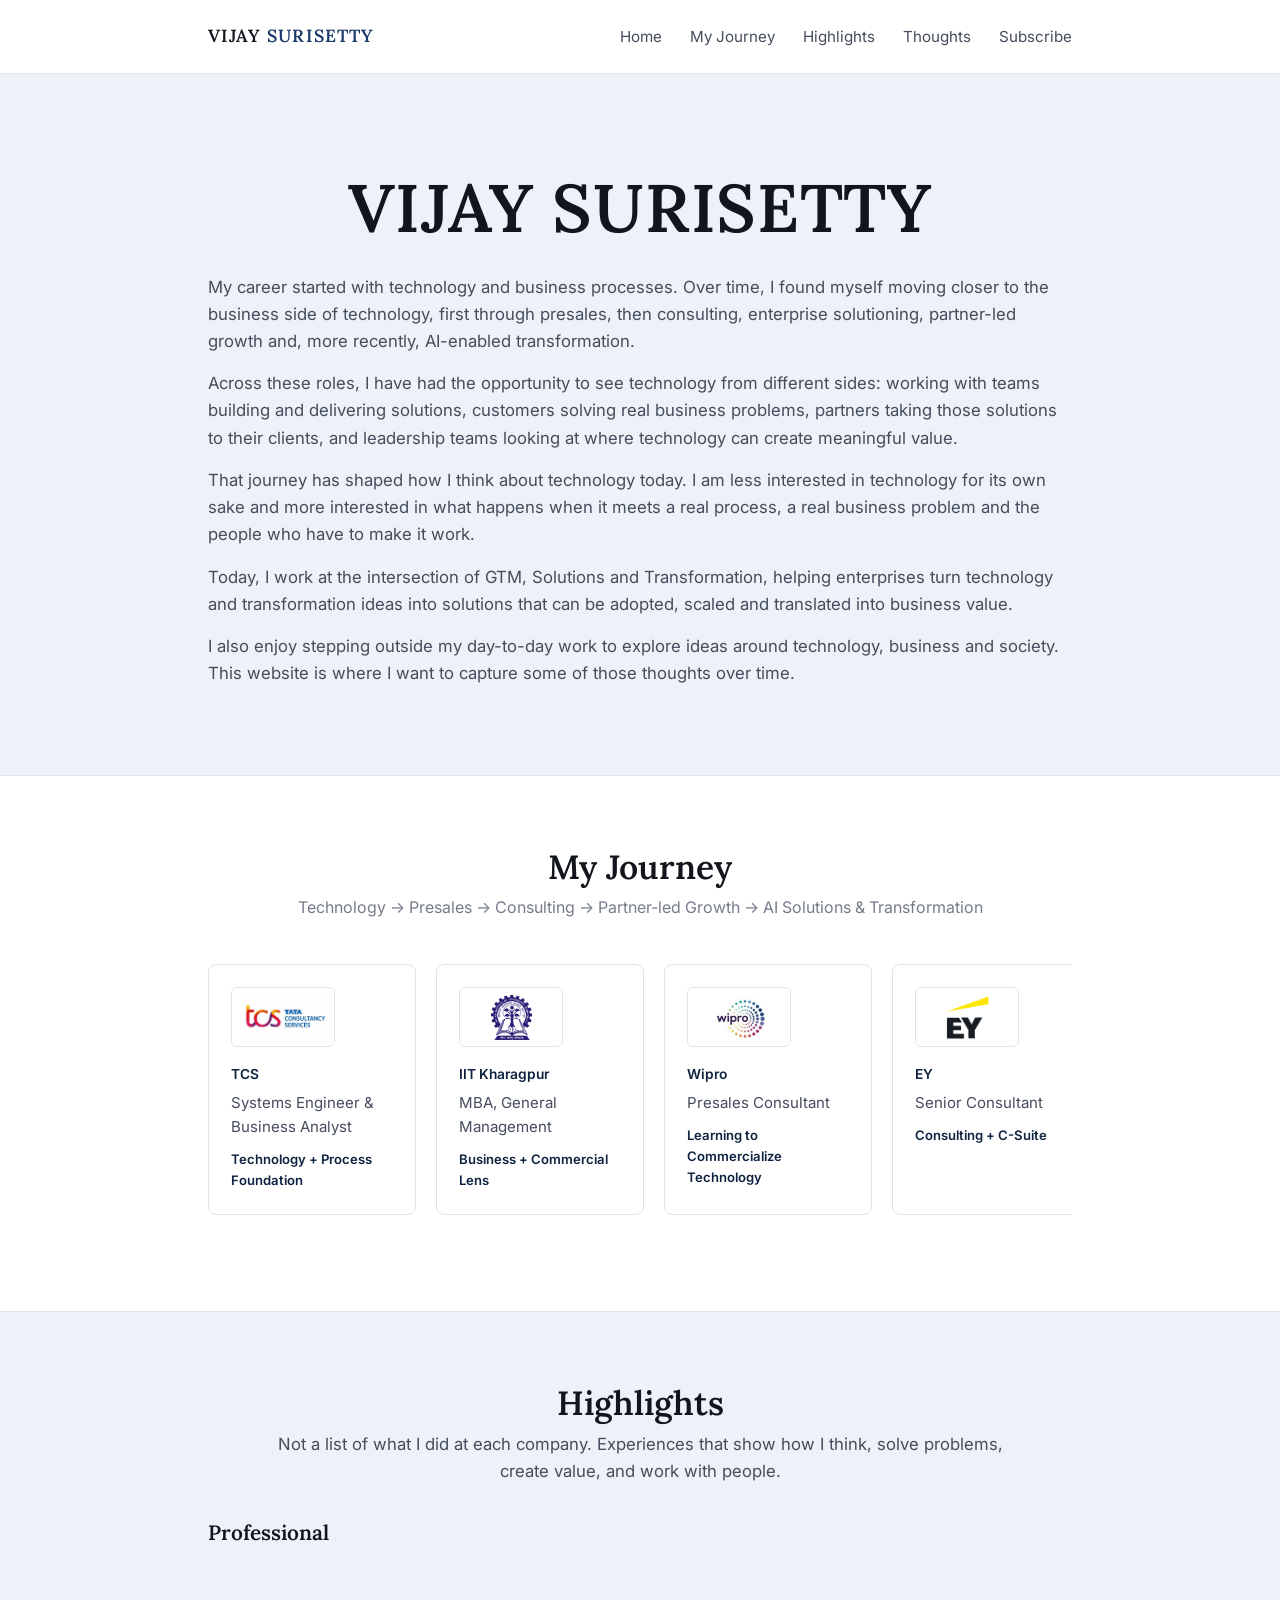
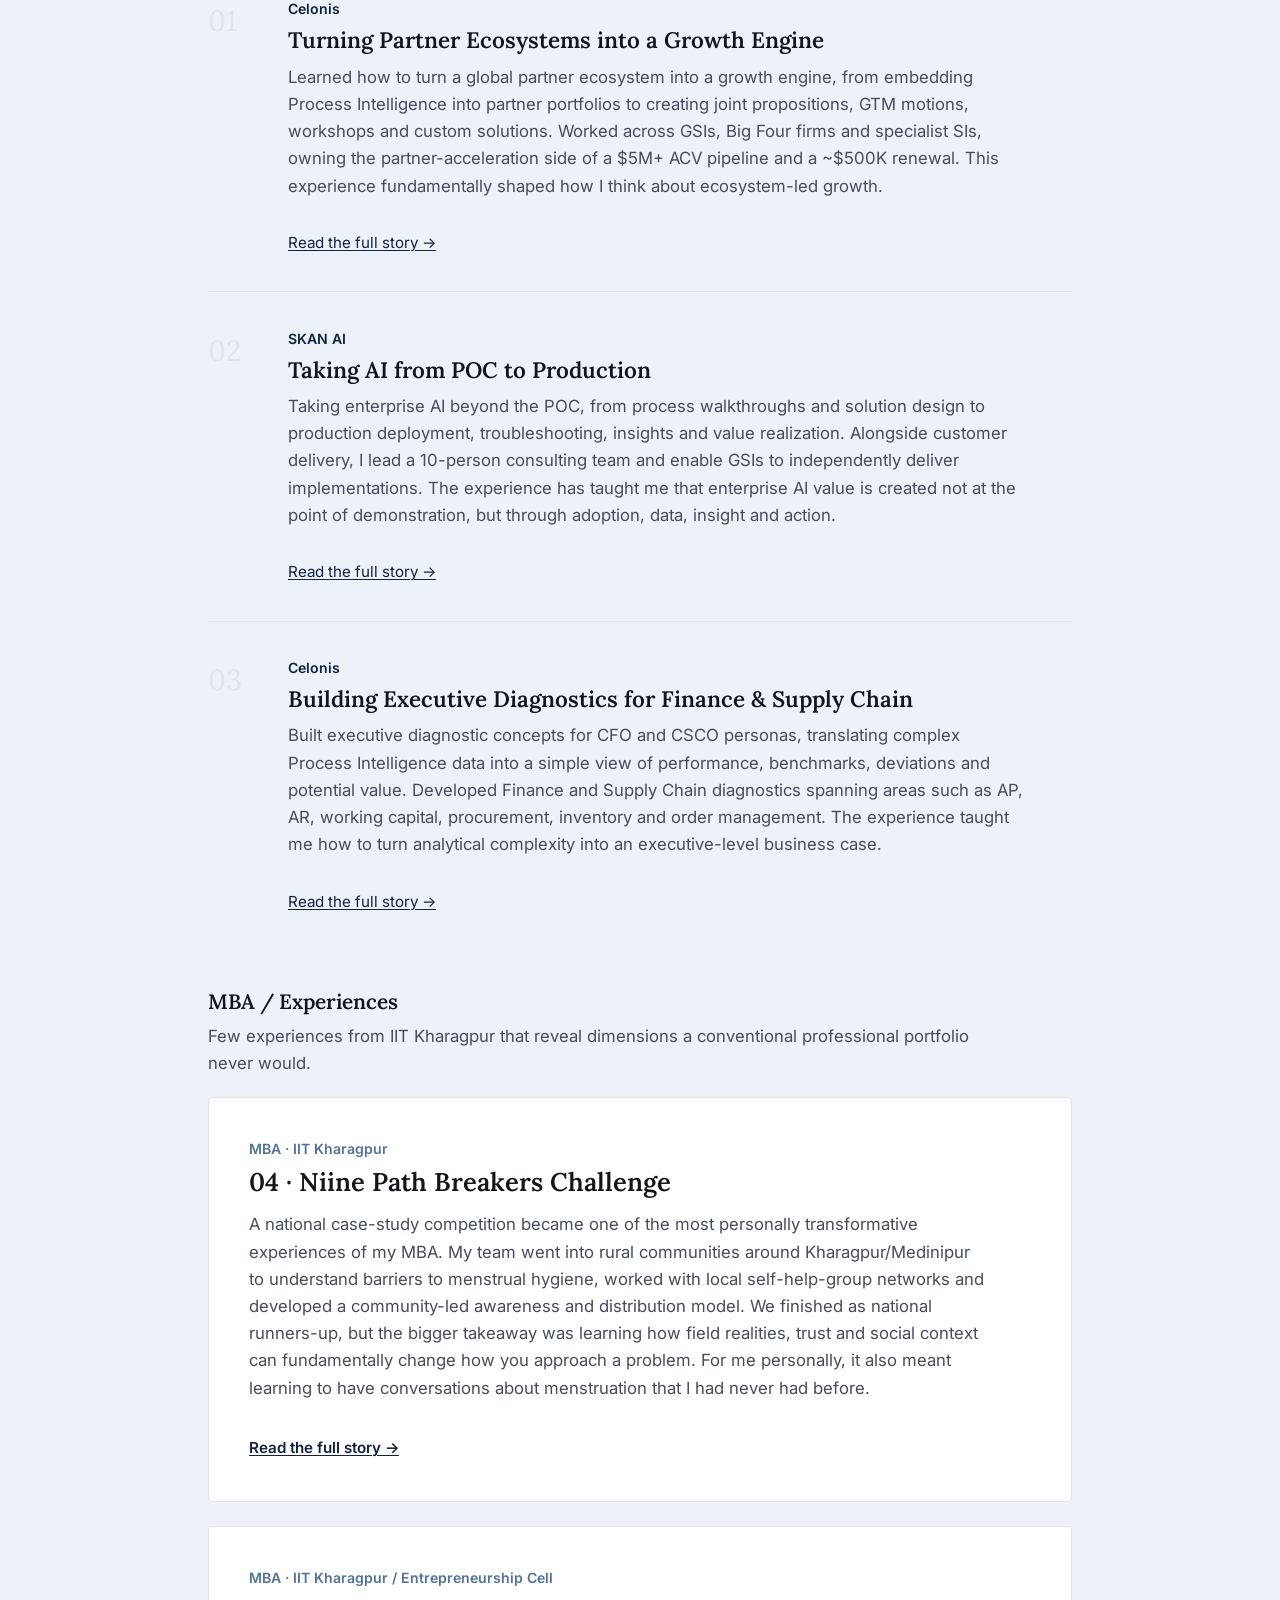
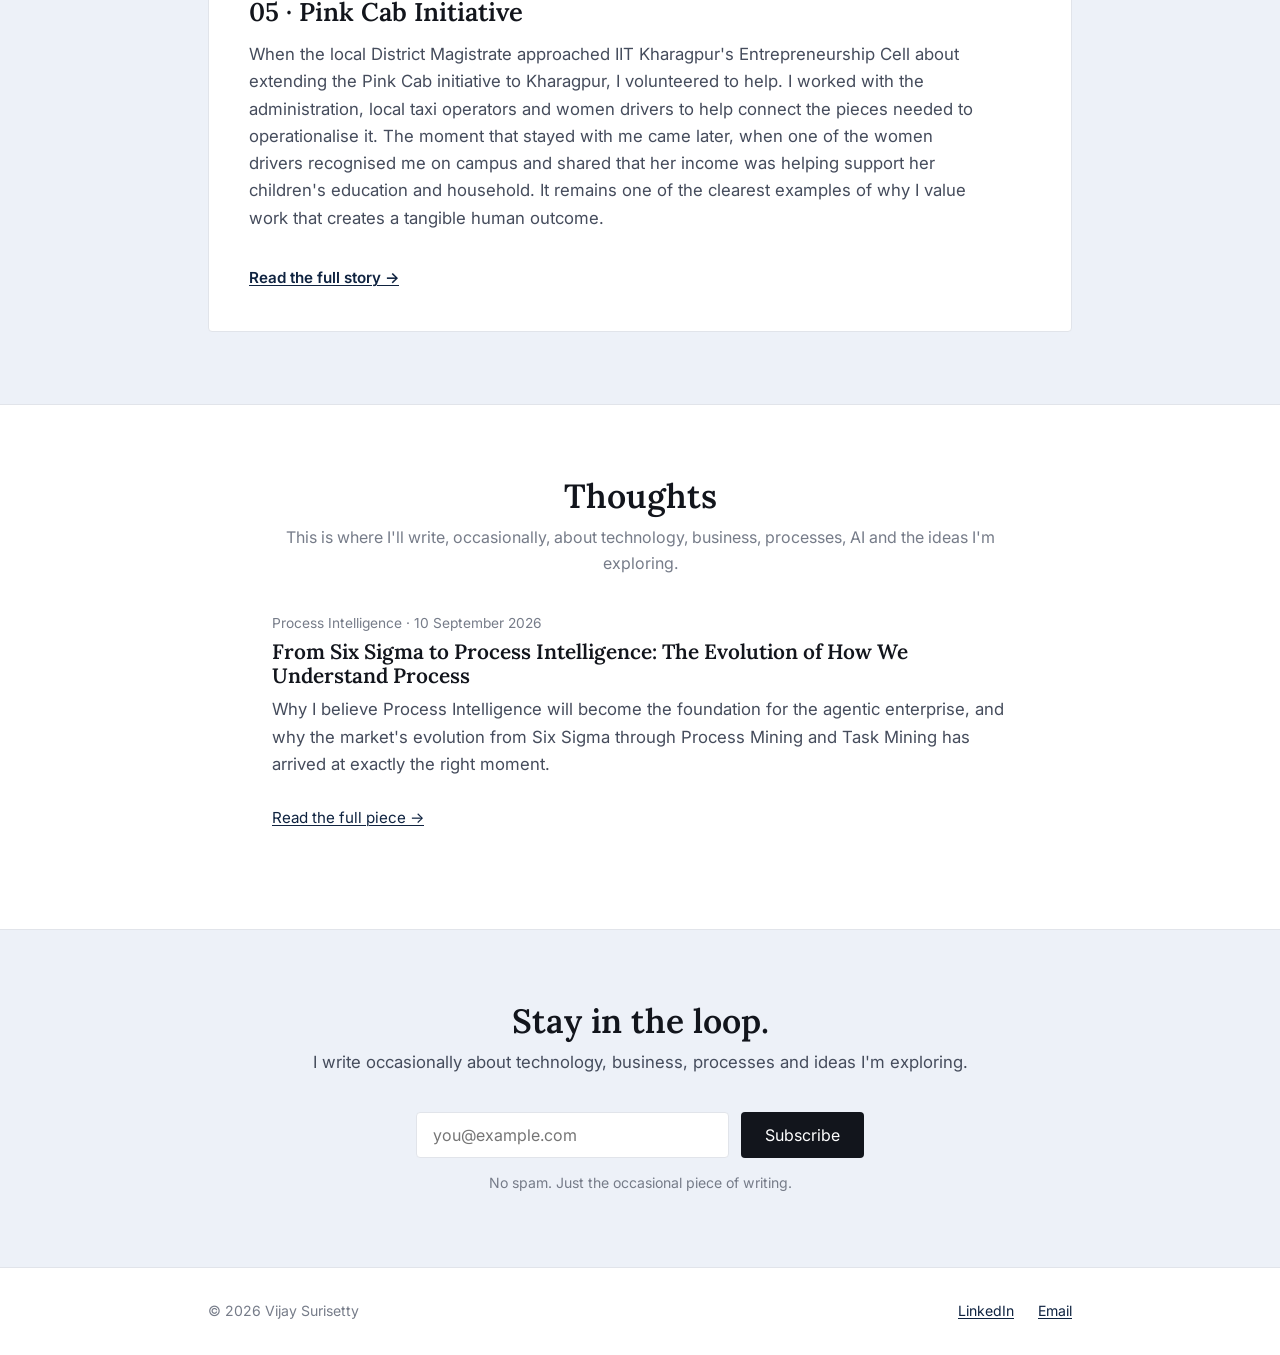
<file: index.html>
<!DOCTYPE html>
<html lang="en">
<head>
<meta charset="UTF-8">
<meta name="viewport" content="width=device-width, initial-scale=1.0">
<title>Vijay Surisetty · GTM · Solutions · Transformation</title>
<meta name="description" content="Vijay Surisetty. Working at the intersection of technology, processes, solutions and go-to-market.">
<link rel="preconnect" href="https://fonts.googleapis.com">
<link rel="preconnect" href="https://fonts.gstatic.com" crossorigin>
<link href="https://fonts.googleapis.com/css2?family=Lora:ital,wght@0,400;0,500;0,600;1,500&family=Inter:wght@400;500;600&display=swap" rel="stylesheet">
<link rel="stylesheet" href="css/style.css?v=7">
</head>
<body>

<header class="site-header">
  <div class="wrap">
    <a href="#top" class="brand">Vijay <span class="accent">Surisetty</span></a>
    <button class="nav-toggle" aria-label="Toggle navigation" aria-expanded="false">Menu</button>
    <ul class="nav-links">
      <li><a href="#top">Home</a></li>
      <li><a href="#journey">My Journey</a></li>
      <li><a href="#work">Highlights</a></li>
      <li><a href="#thoughts">Thoughts</a></li>
      <li><a href="#subscribe">Subscribe</a></li>
    </ul>
  </div>
</header>

<main>

  <!-- ===================== HOME ===================== -->
  <section class="hero" id="top">
    <div class="wrap">
      <h1 class="hero-name">Vijay Surisetty</h1>
      <div class="about-copy">
        <p>My career started with technology and business processes. Over time, I found myself moving closer to the business side of technology, first through presales, then consulting, enterprise solutioning, partner-led growth and, more recently, AI-enabled transformation.</p>
        <p>Across these roles, I have had the opportunity to see technology from different sides: working with teams building and delivering solutions, customers solving real business problems, partners taking those solutions to their clients, and leadership teams looking at where technology can create meaningful value.</p>
        <p>That journey has shaped how I think about technology today. I am less interested in technology for its own sake and more interested in what happens when it meets a real process, a real business problem and the people who have to make it work.</p>
        <p>Today, I work at the intersection of GTM, Solutions and Transformation, helping enterprises turn technology and transformation ideas into solutions that can be adopted, scaled and translated into business value.</p>
        <p>I also enjoy stepping outside my day-to-day work to explore ideas around technology, business and society. This website is where I want to capture some of those thoughts over time.</p>
      </div>
    </div>
  </section>

  <!-- ===================== MY JOURNEY ===================== -->
  <section id="journey">
    <div class="wrap">
      <div class="section-head">
        <h2>My Journey</h2>
        <p class="tagline">Technology → Presales → Consulting → Partner-led Growth → AI Solutions &amp; Transformation</p>
      </div>

      <div class="journey-track">

        <div class="milestone">
          <div class="logo-tile"><img src="assets/logos/tcs.png" alt="TCS logo"></div>
          <div class="when">TCS</div>
          <div class="role">Systems Engineer &amp; Business Analyst</div>
          <div class="theme">Technology + Process Foundation</div>
        </div>

        <div class="milestone">
          <div class="logo-tile"><img src="assets/logos/iitkgp.png" alt="IIT Kharagpur logo"></div>
          <div class="when">IIT Kharagpur</div>
          <div class="role">MBA, General Management</div>
          <div class="theme">Business + Commercial Lens</div>
        </div>

        <div class="milestone">
          <div class="logo-tile"><img src="assets/logos/wipro.png" alt="Wipro logo"></div>
          <div class="when">Wipro</div>
          <div class="role">Presales Consultant</div>
          <div class="theme">Learning to Commercialize Technology</div>
        </div>

        <div class="milestone">
          <div class="logo-tile"><img src="assets/logos/ey.png" alt="EY logo"></div>
          <div class="when">EY</div>
          <div class="role">Senior Consultant</div>
          <div class="theme">Consulting + C-Suite</div>
        </div>

        <div class="milestone">
          <div class="logo-tile"><img src="assets/logos/celonis.png" alt="Celonis logo"></div>
          <div class="when">Celonis</div>
          <div class="role">Senior Solution Manager</div>
          <div class="theme">Partner-led Growth + Ecosystem Strategy</div>
        </div>

        <div class="milestone">
          <div class="logo-tile"><img src="assets/logos/skan.png" alt="SKAN AI logo"></div>
          <div class="when">SKAN AI</div>
          <div class="role">Manager, AI Solutions</div>
          <div class="theme">Enterprise Deployment + Leadership</div>
        </div>

      </div>
    </div>
  </section>

  <!-- ===================== WORK I'M PROUD OF ===================== -->
  <section id="work" class="section-tint">
    <div class="wrap">
      <div class="section-head">
        <h2>Highlights</h2>
        <p class="sub">Not a list of what I did at each company. Experiences that show how I think, solve problems, create value, and work with people.</p>
      </div>

      <div class="section-head" style="margin-bottom: 1.2rem; text-align: left;">
        <h2 style="font-size: 1.3rem;">Professional</h2>
      </div>

      <div class="work-list">

        <div class="work-row">
          <div class="num">01</div>
          <div>
            <div class="ctx">Celonis</div>
            <h3>Turning Partner Ecosystems into a Growth Engine</h3>
            <p>Learned how to turn a global partner ecosystem into a growth engine, from embedding Process Intelligence into partner portfolios to creating joint propositions, GTM motions, workshops and custom solutions. Worked across GSIs, Big Four firms and specialist SIs, owning the partner-acceleration side of a $5M+ ACV pipeline and a ~$500K renewal. This experience fundamentally shaped how I think about ecosystem-led growth.</p>
            <a class="read-more" href="work/partner-ecosystems.html">Read the full story →</a>
          </div>
        </div>

        <div class="work-row">
          <div class="num">02</div>
          <div>
            <div class="ctx">SKAN AI</div>
            <h3>Taking AI from POC to Production</h3>
            <p>Taking enterprise AI beyond the POC, from process walkthroughs and solution design to production deployment, troubleshooting, insights and value realization. Alongside customer delivery, I lead a 10-person consulting team and enable GSIs to independently deliver implementations. The experience has taught me that enterprise AI value is created not at the point of demonstration, but through adoption, data, insight and action.</p>
            <a class="read-more" href="work/ai-poc-to-production.html">Read the full story →</a>
          </div>
        </div>

        <div class="work-row">
          <div class="num">03</div>
          <div>
            <div class="ctx">Celonis</div>
            <h3>Building Executive Diagnostics for Finance &amp; Supply Chain</h3>
            <p>Built executive diagnostic concepts for CFO and CSCO personas, translating complex Process Intelligence data into a simple view of performance, benchmarks, deviations and potential value. Developed Finance and Supply Chain diagnostics spanning areas such as AP, AR, working capital, procurement, inventory and order management. The experience taught me how to turn analytical complexity into an executive-level business case.</p>
            <a class="read-more" href="work/executive-diagnostics.html">Read the full story →</a>
          </div>
        </div>

      </div>

      <div class="section-head" style="margin-top: 2.5rem; margin-bottom: 1.2rem; text-align: left;">
        <h2 style="font-size: 1.3rem;">MBA / Experiences</h2>
        <p class="sub" style="margin-left: 0;">Few experiences from IIT Kharagpur that reveal dimensions a conventional professional portfolio never would.</p>
      </div>

      <div class="work-mba">
        <div class="ctx">MBA · IIT Kharagpur</div>
        <h3>04 · Niine Path Breakers Challenge</h3>
        <p>A national case-study competition became one of the most personally transformative experiences of my MBA. My team went into rural communities around Kharagpur/Medinipur to understand barriers to menstrual hygiene, worked with local self-help-group networks and developed a community-led awareness and distribution model. We finished as national runners-up, but the bigger takeaway was learning how field realities, trust and social context can fundamentally change how you approach a problem. For me personally, it also meant learning to have conversations about menstruation that I had never had before.</p>
        <a class="read-more" href="work/niine-path-breakers.html">Read the full story →</a>
      </div>

      <div class="work-mba">
        <div class="ctx">MBA · IIT Kharagpur / Entrepreneurship Cell</div>
        <h3>05 · Pink Cab Initiative</h3>
        <p>When the local District Magistrate approached IIT Kharagpur's Entrepreneurship Cell about extending the Pink Cab initiative to Kharagpur, I volunteered to help. I worked with the administration, local taxi operators and women drivers to help connect the pieces needed to operationalise it. The moment that stayed with me came later, when one of the women drivers recognised me on campus and shared that her income was helping support her children's education and household. It remains one of the clearest examples of why I value work that creates a tangible human outcome.</p>
        <a class="read-more" href="work/pink-cab-initiative.html">Read the full story →</a>
      </div>
    </div>
  </section>

  <!-- ===================== THOUGHTS ===================== -->
  <section id="thoughts">
    <div class="wrap">
      <div class="section-head">
        <h2>Thoughts</h2>
        <p class="tagline">This is where I'll write, occasionally, about technology, business, processes, AI and the ideas I'm exploring.</p>
      </div>
      <div class="thought-list">
        <div class="thought-card">
          <div class="date">Process Intelligence · 10 September 2026</div>
          <h3>From Six Sigma to Process Intelligence: The Evolution of How We Understand Process</h3>
          <p>Why I believe Process Intelligence will become the foundation for the agentic enterprise, and why the market's evolution from Six Sigma through Process Mining and Task Mining has arrived at exactly the right moment.</p>
          <a class="read-more" href="thoughts/process-intelligence-agentic-enterprise.html">Read the full piece →</a>
        </div>
      </div>
    </div>
  </section>

  <!-- ===================== SUBSCRIBE ===================== -->
  <section id="subscribe" class="section-tint">
    <div class="wrap">
      <div class="section-head">
        <h2>Stay in the loop.</h2>
        <p class="sub">I write occasionally about technology, business, processes and ideas I'm exploring.</p>
      </div>

      <!-- Placeholder form: needs a real backend (Formspree / Buttondown) to collect emails on a static site. -->
      <form class="subscribe-form" action="https://buttondown.com/api/emails/embed-subscribe/vijaybsurisetty" method="post" target="popupwindow" onsubmit="window.open('https://buttondown.com/api/emails/embed-subscribe/vijaybsurisetty', 'popupwindow')">
        <input type="email" name="email" placeholder="you@example.com" required aria-label="Email address">
        <button type="submit">Subscribe</button>
      </form>
      <p class="form-note">No spam. Just the occasional piece of writing.</p>
    </div>
  </section>

</main>

<footer class="site-footer">
  <div class="wrap">
    <span>© <span id="year"></span> Vijay Surisetty</span>
    <div class="footer-links">
      <a href="https://www.linkedin.com/in/surisettyvijay/">LinkedIn</a>
      <a href="mailto:vijay.surisetty.iitkgp@gmail.com">Email</a>
    </div>
  </div>
</footer>

<script src="js/main.js?v=7"></script>
<script>document.getElementById("year").textContent = new Date().getFullYear();</script>
</body>
</html>
</file>
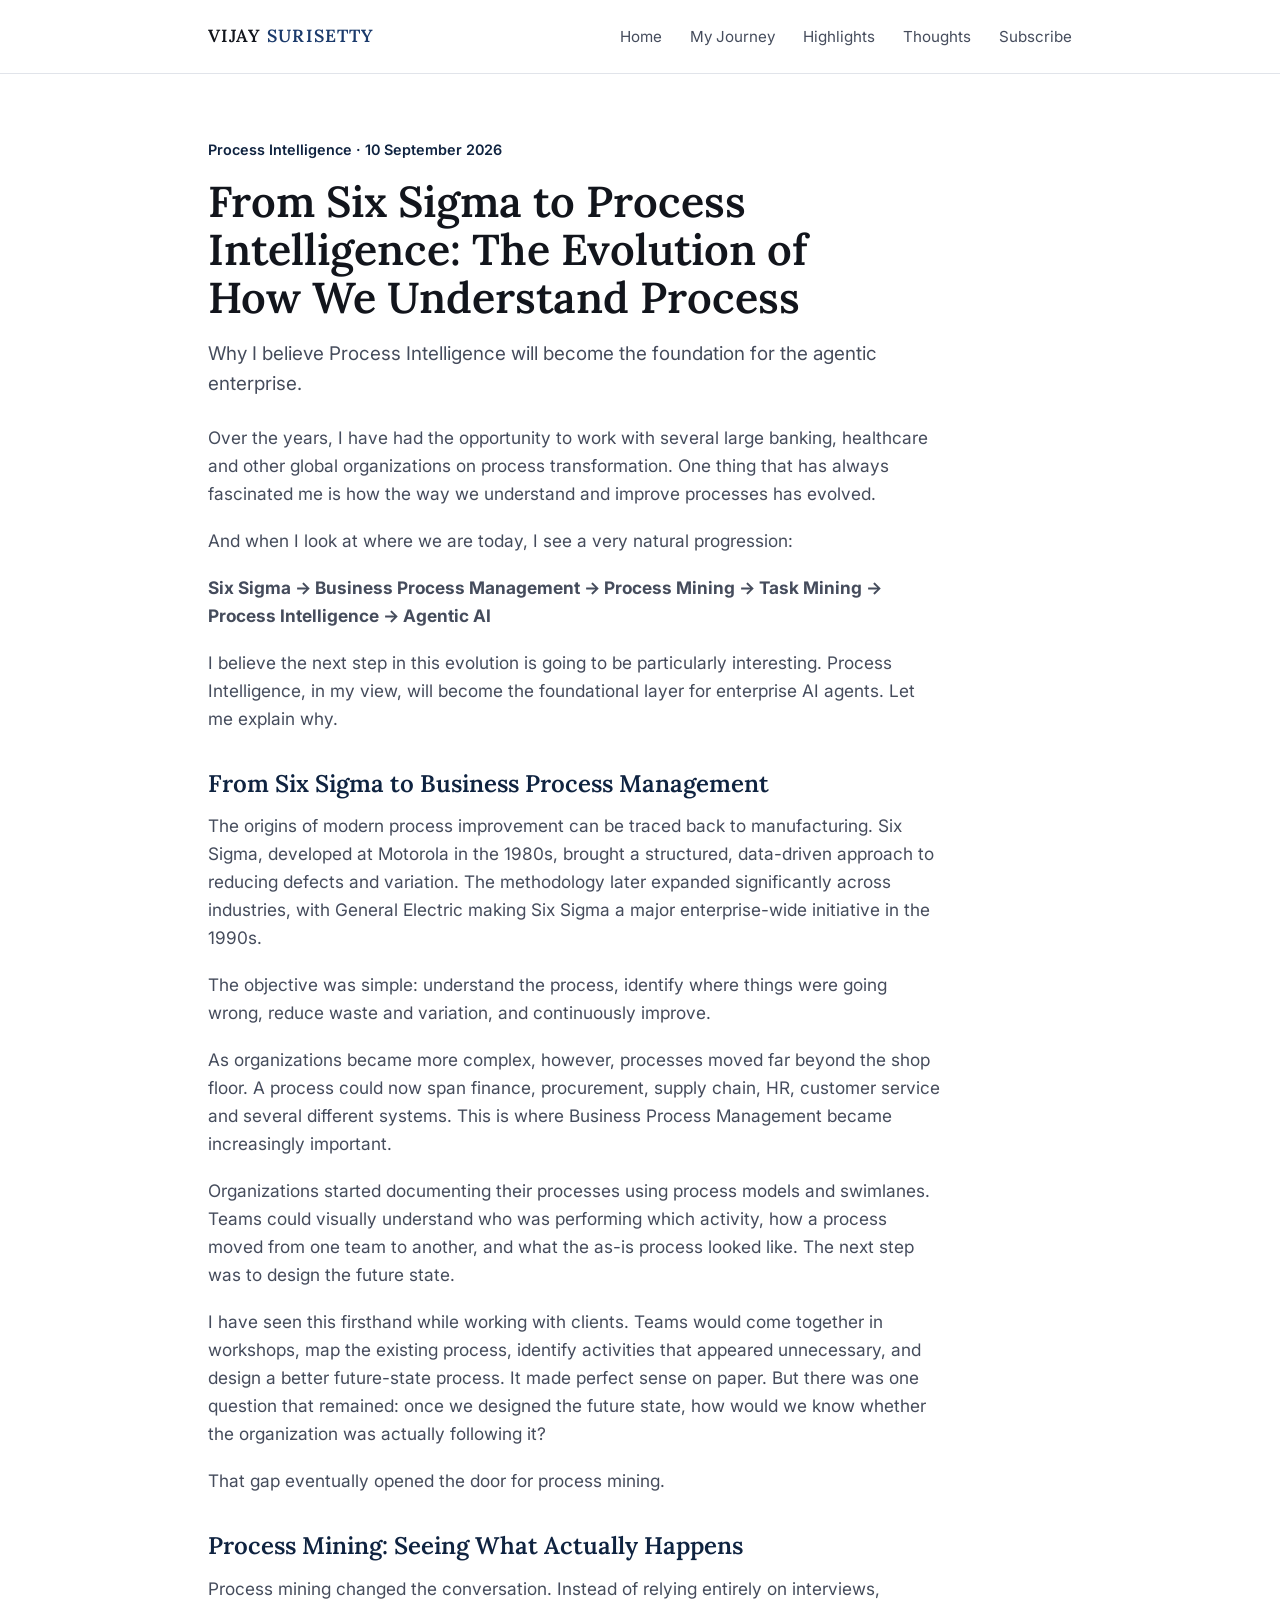
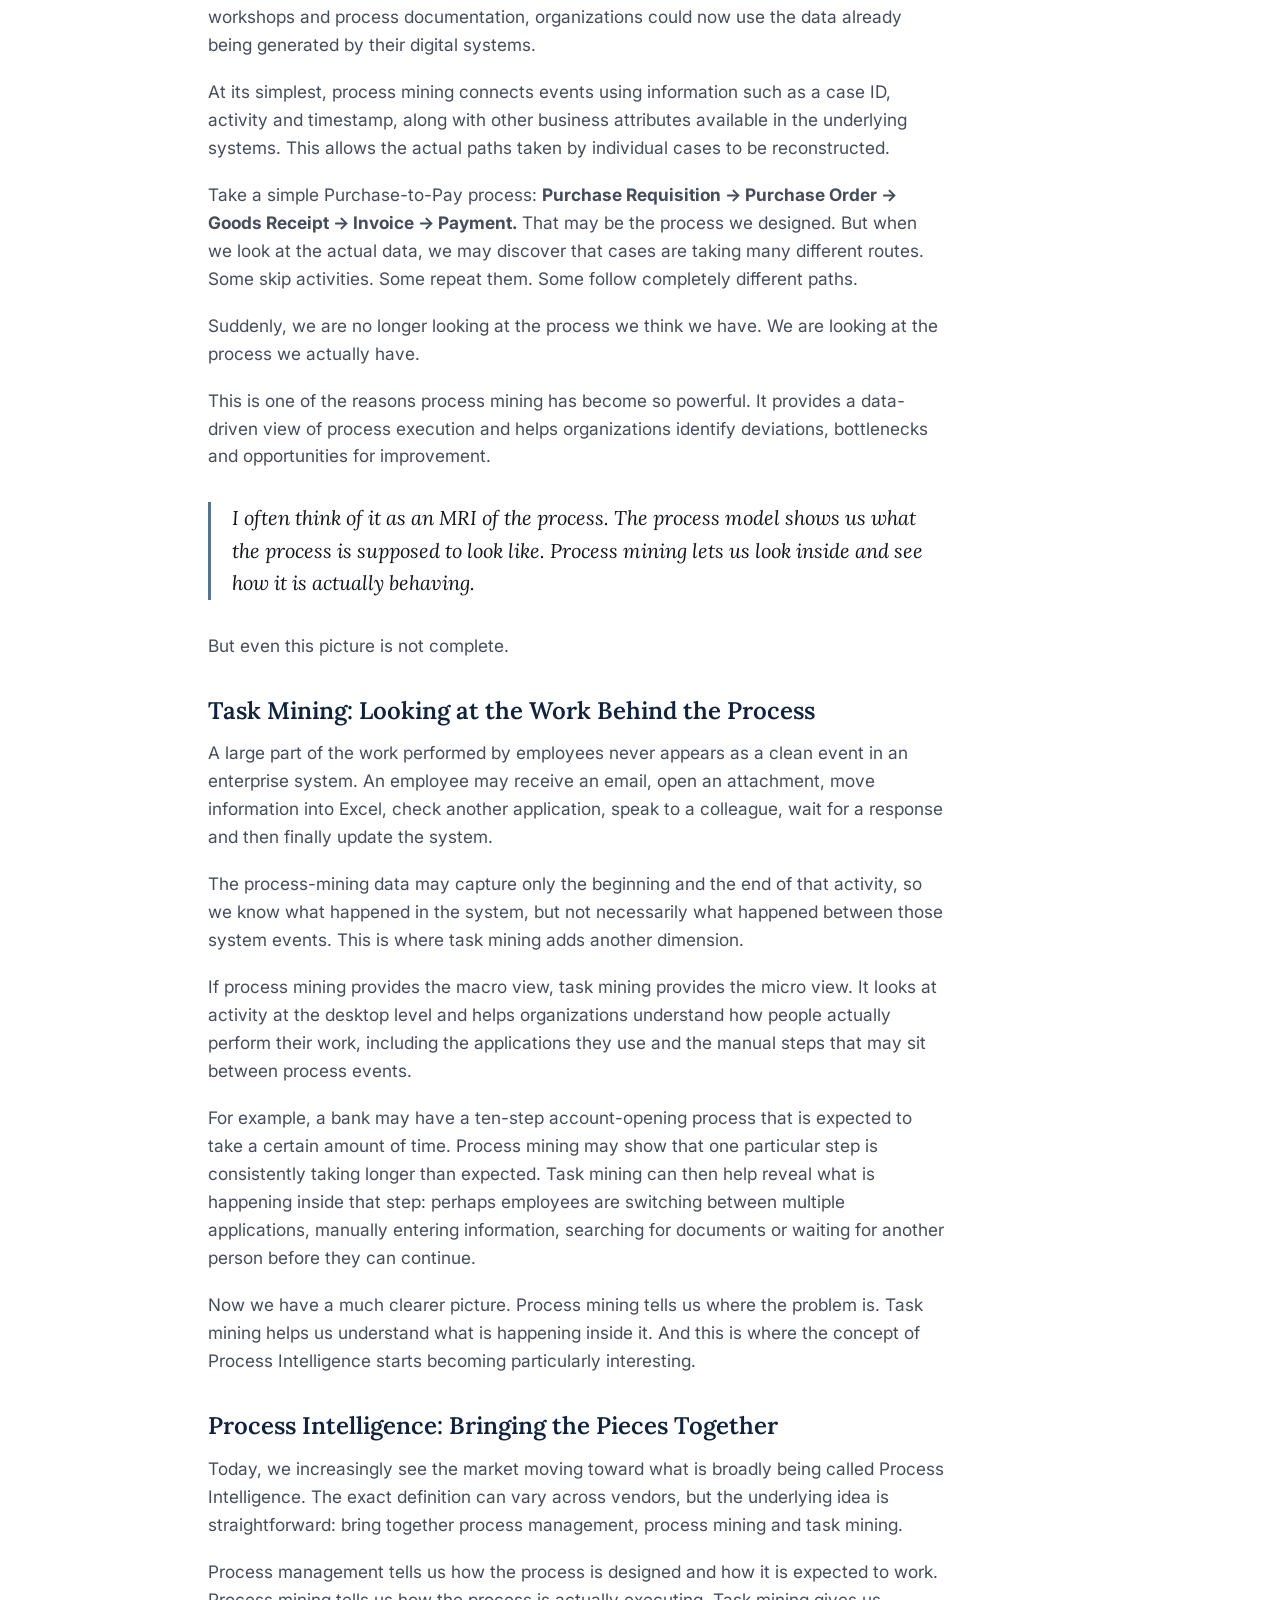
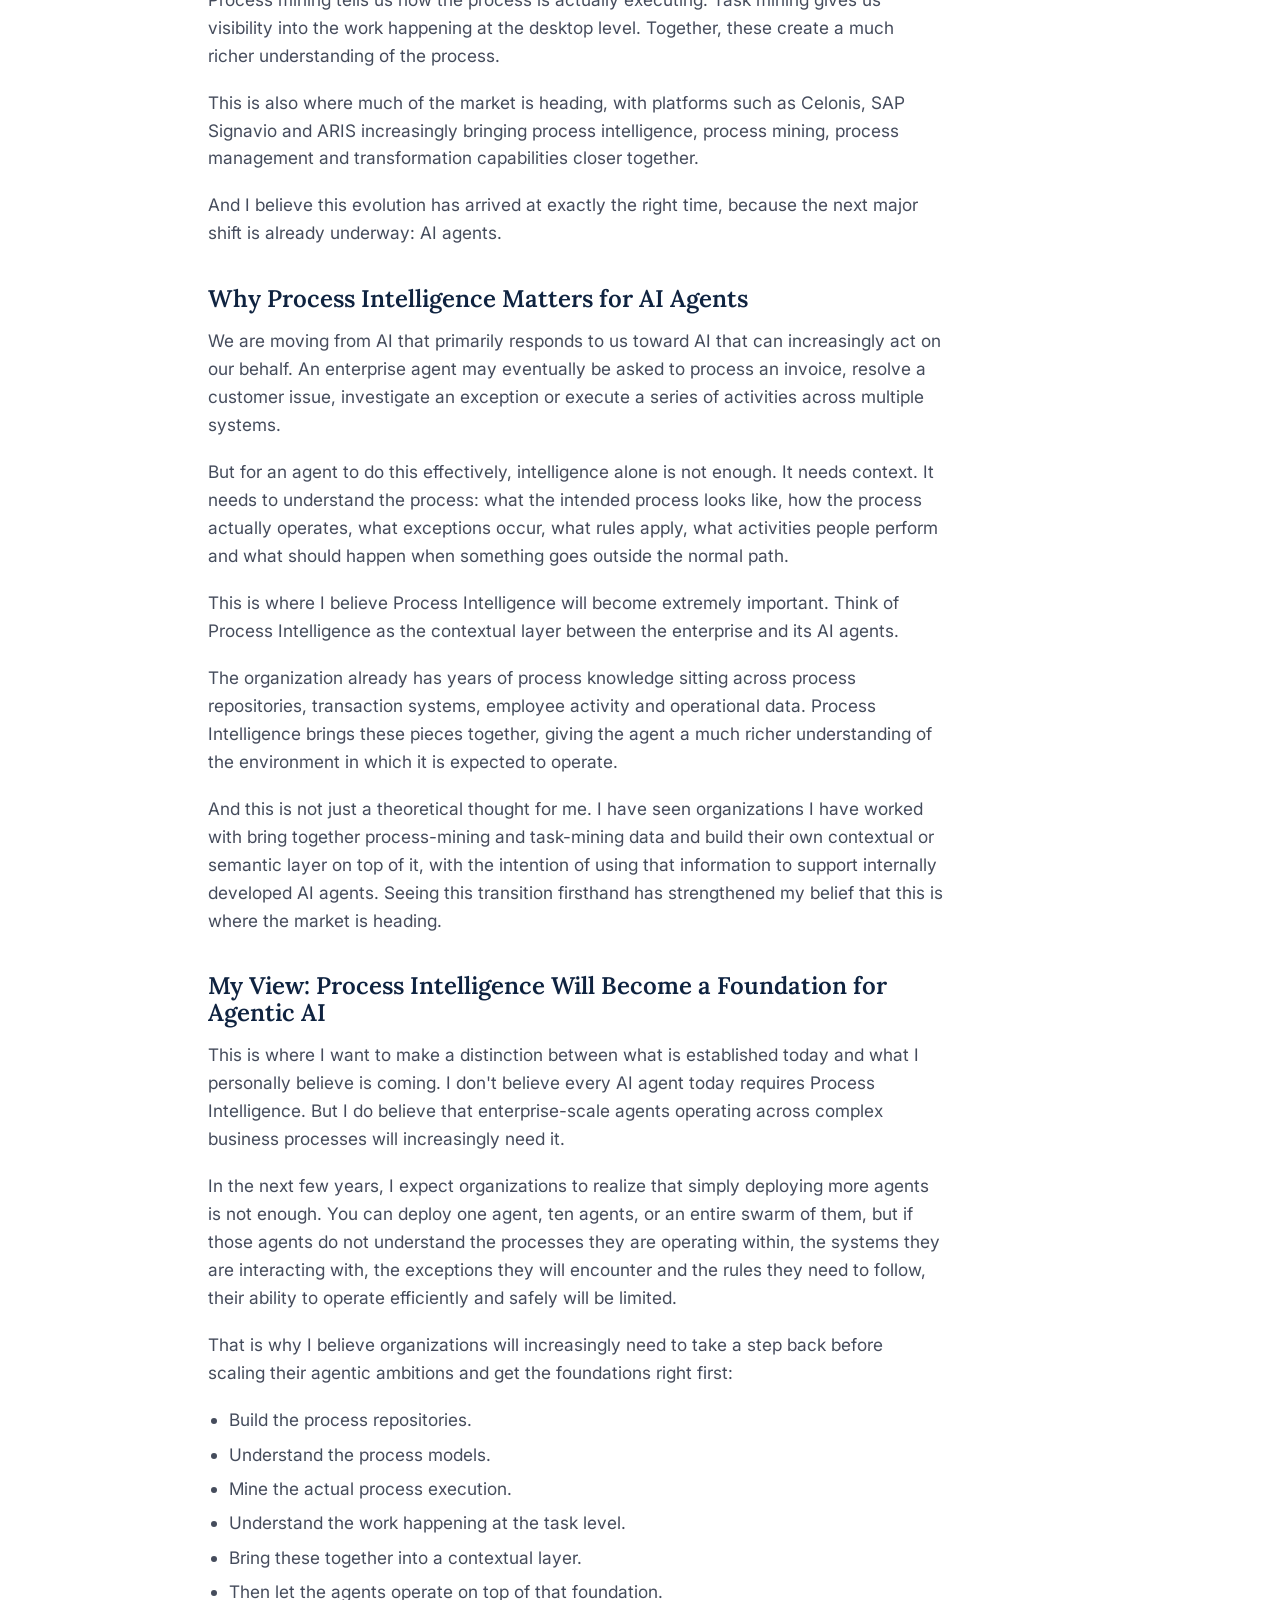
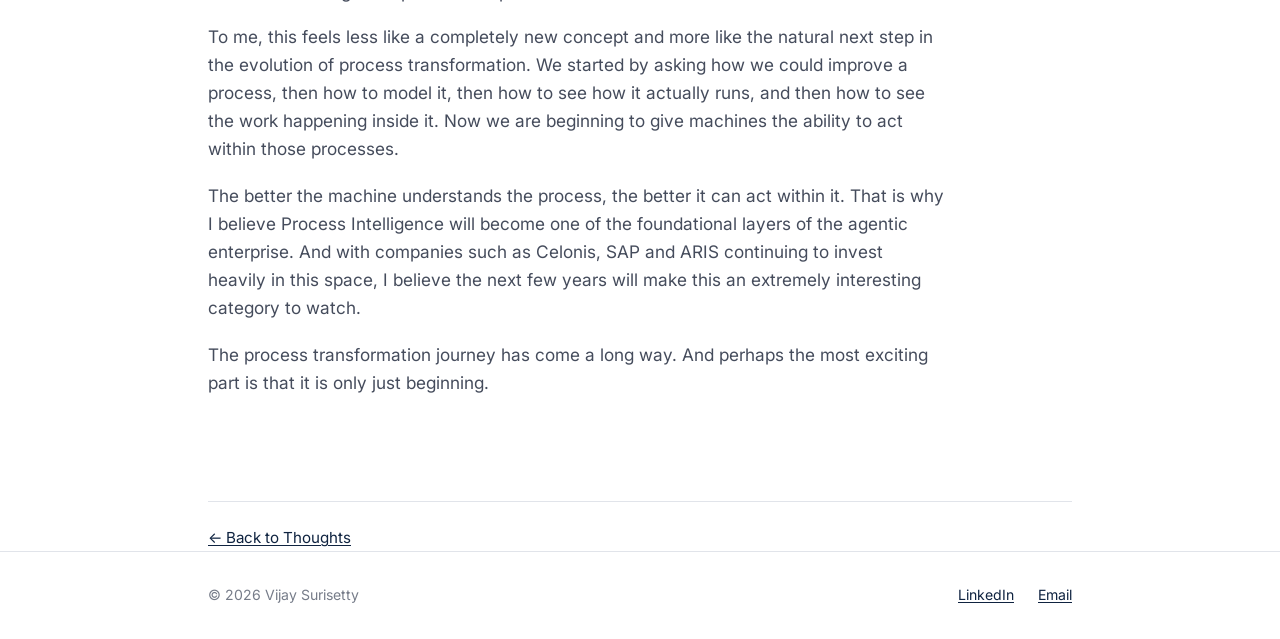
<file: thoughts/process-intelligence-agentic-enterprise.html>
<!DOCTYPE html>
<html lang="en">
<head>
<meta charset="UTF-8">
<meta name="viewport" content="width=device-width, initial-scale=1.0">
<title>From Six Sigma to Process Intelligence · Vijay Surisetty</title>
<meta name="description" content="Why Process Intelligence will become the foundation for the agentic enterprise.">
<link rel="preconnect" href="https://fonts.googleapis.com">
<link rel="preconnect" href="https://fonts.gstatic.com" crossorigin>
<link href="https://fonts.googleapis.com/css2?family=Lora:ital,wght@0,400;0,500;0,600;1,500&family=Inter:wght@400;500;600&display=swap" rel="stylesheet">
<link rel="stylesheet" href="../css/style.css?v=7">
</head>
<body>

<header class="site-header">
  <div class="wrap">
    <a href="../index.html" class="brand">Vijay <span class="accent">Surisetty</span></a>
    <button class="nav-toggle" aria-label="Toggle navigation" aria-expanded="false">Menu</button>
    <ul class="nav-links">
      <li><a href="../index.html">Home</a></li>
      <li><a href="../index.html#journey">My Journey</a></li>
      <li><a href="../index.html#work">Highlights</a></li>
      <li><a href="../index.html#thoughts">Thoughts</a></li>
      <li><a href="../index.html#subscribe">Subscribe</a></li>
    </ul>
  </div>
</header>

<main>
  <div class="wrap">
    <div class="article-head measure">
      <p class="ctx">Process Intelligence · 10 September 2026</p>
      <h1>From Six Sigma to Process Intelligence: The Evolution of How We Understand Process</h1>
      <p class="hero-lede" style="margin: 1rem 0 0; text-align: left; max-width: none;">Why I believe Process Intelligence will become the foundation for the agentic enterprise.</p>
    </div>

    <article class="body measure">
      <p>Over the years, I have had the opportunity to work with several large banking, healthcare and other global organizations on process transformation. One thing that has always fascinated me is how the way we understand and improve processes has evolved.</p>

      <p>And when I look at where we are today, I see a very natural progression:</p>

      <p><strong>Six Sigma → Business Process Management → Process Mining → Task Mining → Process Intelligence → Agentic AI</strong></p>

      <p>I believe the next step in this evolution is going to be particularly interesting. Process Intelligence, in my view, will become the foundational layer for enterprise AI agents. Let me explain why.</p>

      <h2>From Six Sigma to Business Process Management</h2>
      <p>The origins of modern process improvement can be traced back to manufacturing. Six Sigma, developed at Motorola in the 1980s, brought a structured, data-driven approach to reducing defects and variation. The methodology later expanded significantly across industries, with General Electric making Six Sigma a major enterprise-wide initiative in the 1990s.</p>
      <p>The objective was simple: understand the process, identify where things were going wrong, reduce waste and variation, and continuously improve.</p>
      <p>As organizations became more complex, however, processes moved far beyond the shop floor. A process could now span finance, procurement, supply chain, HR, customer service and several different systems. This is where Business Process Management became increasingly important.</p>
      <p>Organizations started documenting their processes using process models and swimlanes. Teams could visually understand who was performing which activity, how a process moved from one team to another, and what the as-is process looked like. The next step was to design the future state.</p>
      <p>I have seen this firsthand while working with clients. Teams would come together in workshops, map the existing process, identify activities that appeared unnecessary, and design a better future-state process. It made perfect sense on paper. But there was one question that remained: once we designed the future state, how would we know whether the organization was actually following it?</p>
      <p>That gap eventually opened the door for process mining.</p>

      <h2>Process Mining: Seeing What Actually Happens</h2>
      <p>Process mining changed the conversation. Instead of relying entirely on interviews, workshops and process documentation, organizations could now use the data already being generated by their digital systems.</p>
      <p>At its simplest, process mining connects events using information such as a case ID, activity and timestamp, along with other business attributes available in the underlying systems. This allows the actual paths taken by individual cases to be reconstructed.</p>
      <p>Take a simple Purchase-to-Pay process: <strong>Purchase Requisition → Purchase Order → Goods Receipt → Invoice → Payment.</strong> That may be the process we designed. But when we look at the actual data, we may discover that cases are taking many different routes. Some skip activities. Some repeat them. Some follow completely different paths.</p>
      <p>Suddenly, we are no longer looking at the process we think we have. We are looking at the process we actually have.</p>
      <p>This is one of the reasons process mining has become so powerful. It provides a data-driven view of process execution and helps organizations identify deviations, bottlenecks and opportunities for improvement.</p>

      <blockquote>I often think of it as an MRI of the process. The process model shows us what the process is supposed to look like. Process mining lets us look inside and see how it is actually behaving.</blockquote>

      <p>But even this picture is not complete.</p>

      <h2>Task Mining: Looking at the Work Behind the Process</h2>
      <p>A large part of the work performed by employees never appears as a clean event in an enterprise system. An employee may receive an email, open an attachment, move information into Excel, check another application, speak to a colleague, wait for a response and then finally update the system.</p>
      <p>The process-mining data may capture only the beginning and the end of that activity, so we know what happened in the system, but not necessarily what happened between those system events. This is where task mining adds another dimension.</p>
      <p>If process mining provides the macro view, task mining provides the micro view. It looks at activity at the desktop level and helps organizations understand how people actually perform their work, including the applications they use and the manual steps that may sit between process events.</p>
      <p>For example, a bank may have a ten-step account-opening process that is expected to take a certain amount of time. Process mining may show that one particular step is consistently taking longer than expected. Task mining can then help reveal what is happening inside that step: perhaps employees are switching between multiple applications, manually entering information, searching for documents or waiting for another person before they can continue.</p>
      <p>Now we have a much clearer picture. Process mining tells us where the problem is. Task mining helps us understand what is happening inside it. And this is where the concept of Process Intelligence starts becoming particularly interesting.</p>

      <h2>Process Intelligence: Bringing the Pieces Together</h2>
      <p>Today, we increasingly see the market moving toward what is broadly being called Process Intelligence. The exact definition can vary across vendors, but the underlying idea is straightforward: bring together process management, process mining and task mining.</p>
      <p>Process management tells us how the process is designed and how it is expected to work. Process mining tells us how the process is actually executing. Task mining gives us visibility into the work happening at the desktop level. Together, these create a much richer understanding of the process.</p>
      <p>This is also where much of the market is heading, with platforms such as Celonis, SAP Signavio and ARIS increasingly bringing process intelligence, process mining, process management and transformation capabilities closer together.</p>
      <p>And I believe this evolution has arrived at exactly the right time, because the next major shift is already underway: AI agents.</p>

      <h2>Why Process Intelligence Matters for AI Agents</h2>
      <p>We are moving from AI that primarily responds to us toward AI that can increasingly act on our behalf. An enterprise agent may eventually be asked to process an invoice, resolve a customer issue, investigate an exception or execute a series of activities across multiple systems.</p>
      <p>But for an agent to do this effectively, intelligence alone is not enough. It needs context. It needs to understand the process: what the intended process looks like, how the process actually operates, what exceptions occur, what rules apply, what activities people perform and what should happen when something goes outside the normal path.</p>
      <p>This is where I believe Process Intelligence will become extremely important. Think of Process Intelligence as the contextual layer between the enterprise and its AI agents.</p>
      <p>The organization already has years of process knowledge sitting across process repositories, transaction systems, employee activity and operational data. Process Intelligence brings these pieces together, giving the agent a much richer understanding of the environment in which it is expected to operate.</p>
      <p>And this is not just a theoretical thought for me. I have seen organizations I have worked with bring together process-mining and task-mining data and build their own contextual or semantic layer on top of it, with the intention of using that information to support internally developed AI agents. Seeing this transition firsthand has strengthened my belief that this is where the market is heading.</p>

      <h2>My View: Process Intelligence Will Become a Foundation for Agentic AI</h2>
      <p>This is where I want to make a distinction between what is established today and what I personally believe is coming. I don't believe every AI agent today requires Process Intelligence. But I do believe that enterprise-scale agents operating across complex business processes will increasingly need it.</p>
      <p>In the next few years, I expect organizations to realize that simply deploying more agents is not enough. You can deploy one agent, ten agents, or an entire swarm of them, but if those agents do not understand the processes they are operating within, the systems they are interacting with, the exceptions they will encounter and the rules they need to follow, their ability to operate efficiently and safely will be limited.</p>
      <p>That is why I believe organizations will increasingly need to take a step back before scaling their agentic ambitions and get the foundations right first:</p>
      <ul>
        <li>Build the process repositories.</li>
        <li>Understand the process models.</li>
        <li>Mine the actual process execution.</li>
        <li>Understand the work happening at the task level.</li>
        <li>Bring these together into a contextual layer.</li>
        <li>Then let the agents operate on top of that foundation.</li>
      </ul>
      <p>To me, this feels less like a completely new concept and more like the natural next step in the evolution of process transformation. We started by asking how we could improve a process, then how to model it, then how to see how it actually runs, and then how to see the work happening inside it. Now we are beginning to give machines the ability to act within those processes.</p>
      <p>The better the machine understands the process, the better it can act within it. That is why I believe Process Intelligence will become one of the foundational layers of the agentic enterprise. And with companies such as Celonis, SAP and ARIS continuing to invest heavily in this space, I believe the next few years will make this an extremely interesting category to watch.</p>
      <p>The process transformation journey has come a long way. And perhaps the most exciting part is that it is only just beginning.</p>
    </article>

    <p class="back-link"><a href="../index.html#thoughts">← Back to Thoughts</a></p>
  </div>
</main>

<footer class="site-footer">
  <div class="wrap">
    <span>© <span id="year"></span> Vijay Surisetty</span>
    <div class="footer-links">
      <a href="https://www.linkedin.com/in/surisettyvijay/">LinkedIn</a>
      <a href="mailto:vijay.surisetty.iitkgp@gmail.com">Email</a>
    </div>
  </div>
</footer>

<script src="../js/main.js?v=7"></script>
<script>document.getElementById("year").textContent = new Date().getFullYear();</script>
</body>
</html>
</file>
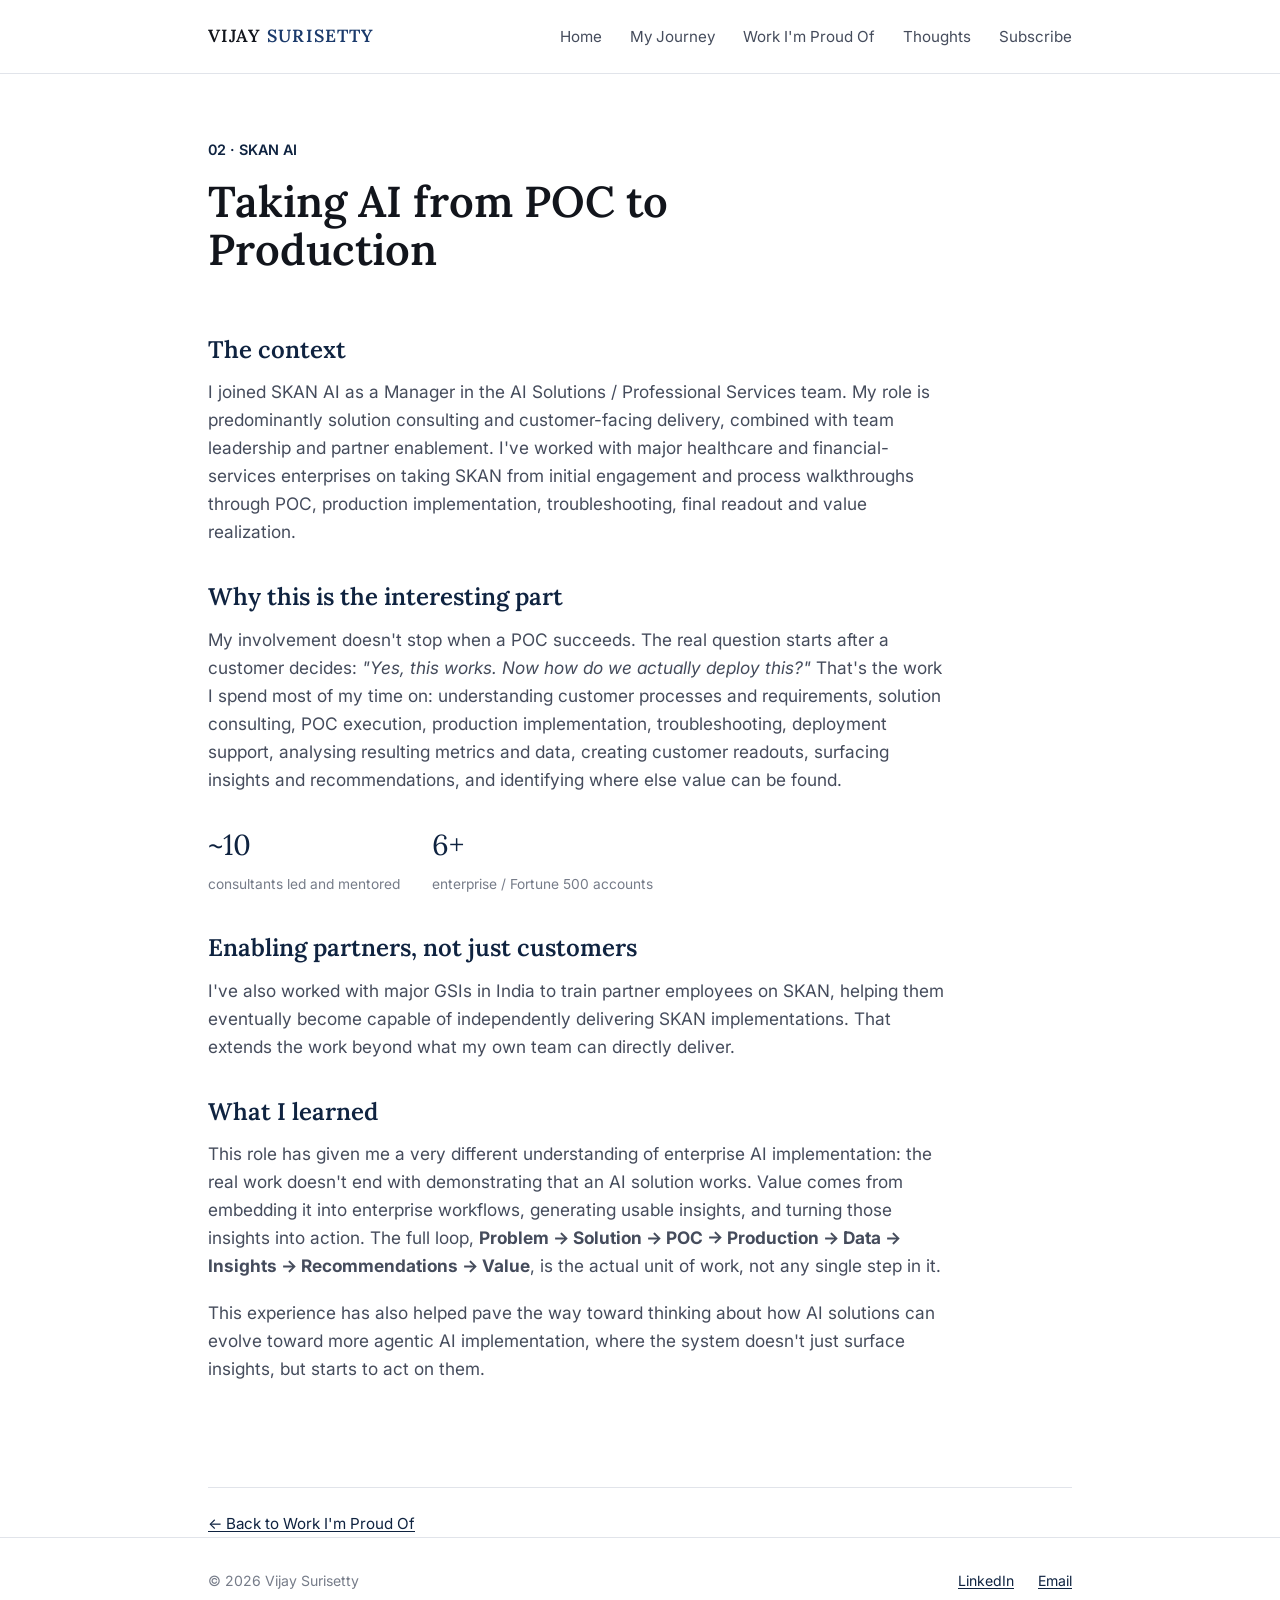
<file: work/ai-poc-to-production.html>
<!DOCTYPE html>
<html lang="en">
<head>
<meta charset="UTF-8">
<meta name="viewport" content="width=device-width, initial-scale=1.0">
<title>Taking AI from POC to Production · Vijay Surisetty</title>
<link rel="preconnect" href="https://fonts.googleapis.com">
<link rel="preconnect" href="https://fonts.gstatic.com" crossorigin>
<link href="https://fonts.googleapis.com/css2?family=Lora:ital,wght@0,400;0,500;0,600;1,500&family=Inter:wght@400;500;600&display=swap" rel="stylesheet">
<link rel="stylesheet" href="../css/style.css?v=5">
</head>
<body>

<header class="site-header">
  <div class="wrap">
    <a href="../index.html" class="brand">Vijay <span class="accent">Surisetty</span></a>
    <button class="nav-toggle" aria-label="Toggle navigation" aria-expanded="false">Menu</button>
    <ul class="nav-links">
      <li><a href="../index.html">Home</a></li>
      <li><a href="../index.html#journey">My Journey</a></li>
      <li><a href="../index.html#work">Work I'm Proud Of</a></li>
      <li><a href="../index.html#thoughts">Thoughts</a></li>
      <li><a href="../index.html#subscribe">Subscribe</a></li>
    </ul>
  </div>
</header>

<main>
  <div class="wrap">
    <div class="article-head measure">
      <p class="ctx">02 · SKAN AI</p>
      <h1>Taking AI from POC to Production</h1>
    </div>

    <article class="body measure">
      <h2>The context</h2>
      <p>I joined SKAN AI as a Manager in the AI Solutions / Professional Services team. My role is predominantly solution consulting and customer-facing delivery, combined with team leadership and partner enablement. I've worked with major healthcare and financial-services enterprises on taking SKAN from initial engagement and process walkthroughs through POC, production implementation, troubleshooting, final readout and value realization.</p>

      <h2>Why this is the interesting part</h2>
      <p>My involvement doesn't stop when a POC succeeds. The real question starts after a customer decides: <em>"Yes, this works. Now how do we actually deploy this?"</em> That's the work I spend most of my time on: understanding customer processes and requirements, solution consulting, POC execution, production implementation, troubleshooting, deployment support, analysing resulting metrics and data, creating customer readouts, surfacing insights and recommendations, and identifying where else value can be found.</p>

      <div class="stat-row">
        <div class="stat"><span class="n">~10</span><span class="l">consultants led and mentored</span></div>
        <div class="stat"><span class="n">6+</span><span class="l">enterprise / Fortune 500 accounts</span></div>
      </div>

      <h2>Enabling partners, not just customers</h2>
      <p>I've also worked with major GSIs in India to train partner employees on SKAN, helping them eventually become capable of independently delivering SKAN implementations. That extends the work beyond what my own team can directly deliver.</p>

      <h2>What I learned</h2>
      <p>This role has given me a very different understanding of enterprise AI implementation: the real work doesn't end with demonstrating that an AI solution works. Value comes from embedding it into enterprise workflows, generating usable insights, and turning those insights into action. The full loop, <strong>Problem → Solution → POC → Production → Data → Insights → Recommendations → Value</strong>, is the actual unit of work, not any single step in it.</p>

      <p>This experience has also helped pave the way toward thinking about how AI solutions can evolve toward more agentic AI implementation, where the system doesn't just surface insights, but starts to act on them.</p>
    </article>

    <p class="back-link"><a href="../index.html#work">← Back to Work I'm Proud Of</a></p>
  </div>
</main>

<footer class="site-footer">
  <div class="wrap">
    <span>© <span id="year"></span> Vijay Surisetty</span>
    <div class="footer-links">
      <a href="https://www.linkedin.com/in/surisettyvijay/">LinkedIn</a>
      <a href="mailto:vijay.surisetty.iitkgp@gmail.com">Email</a>
    </div>
  </div>
</footer>

<script src="../js/main.js?v=5"></script>
<script>document.getElementById("year").textContent = new Date().getFullYear();</script>
</body>
</html>
</file>
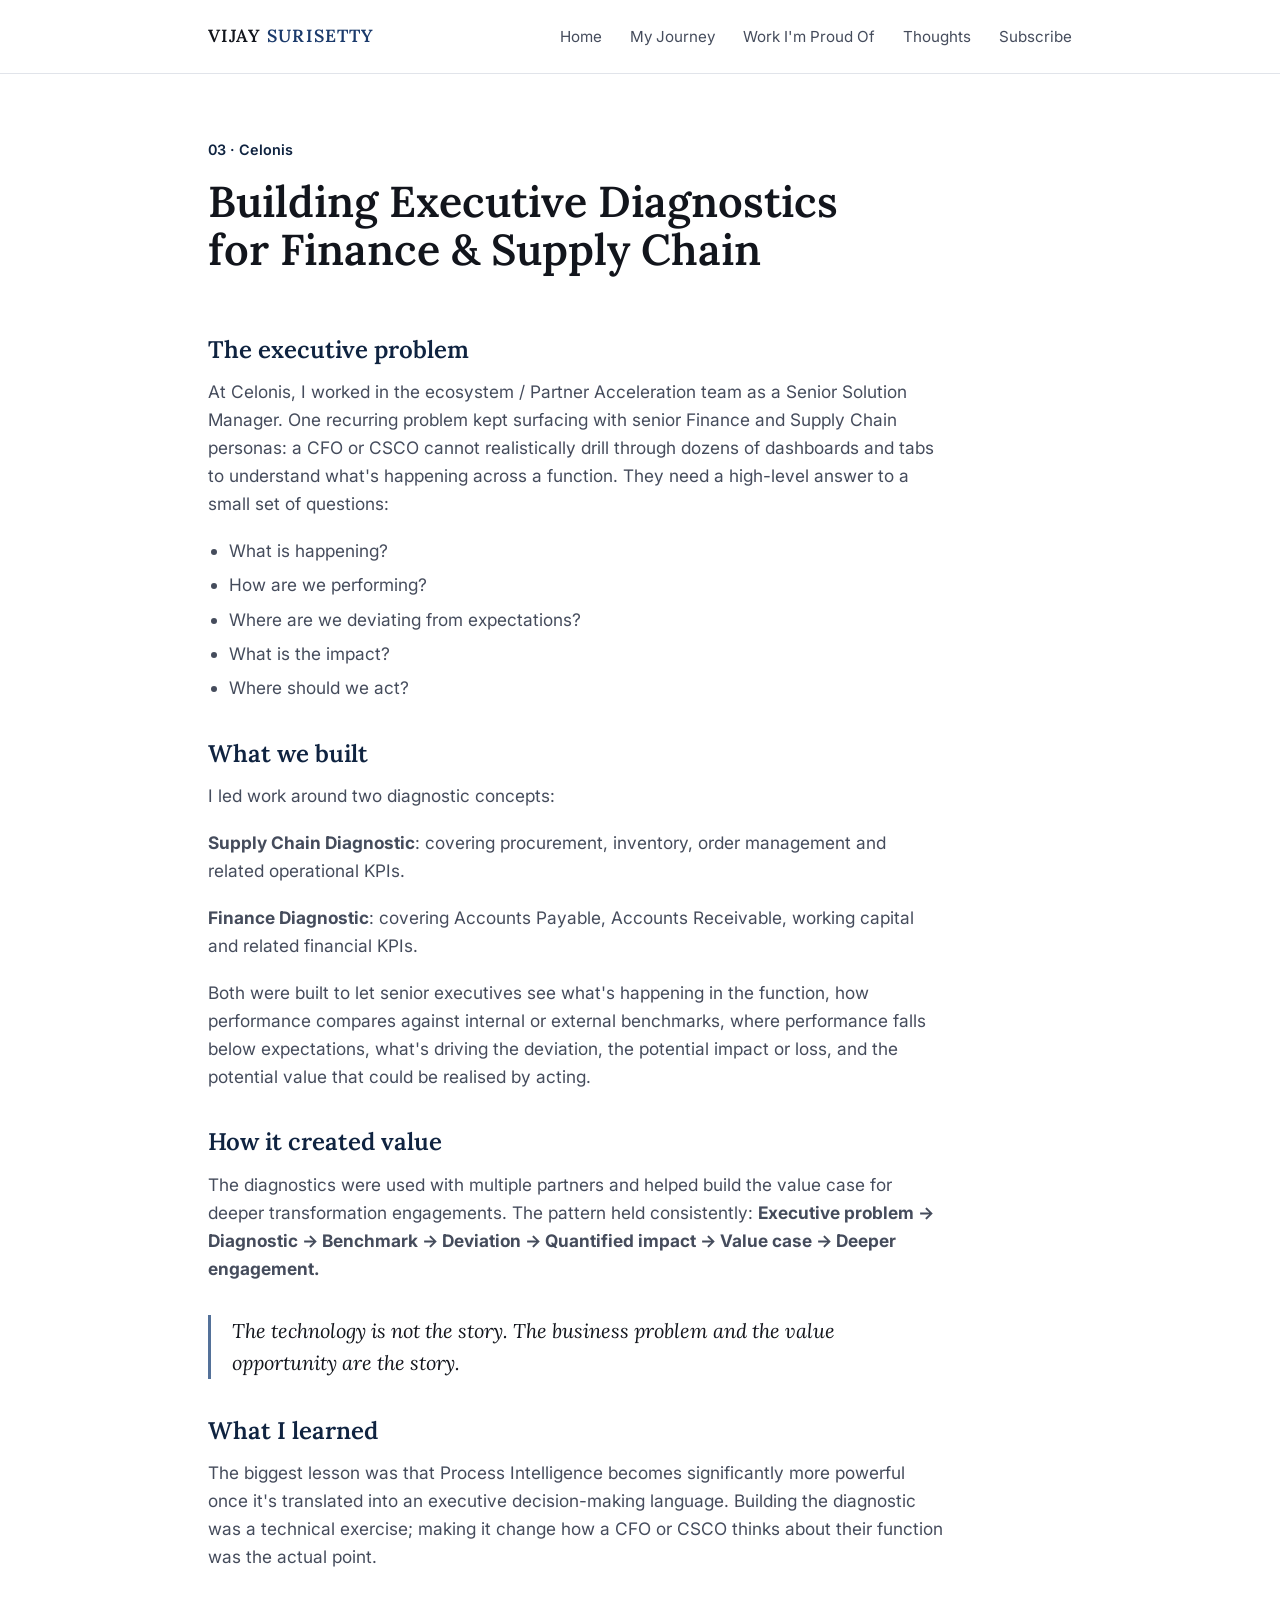
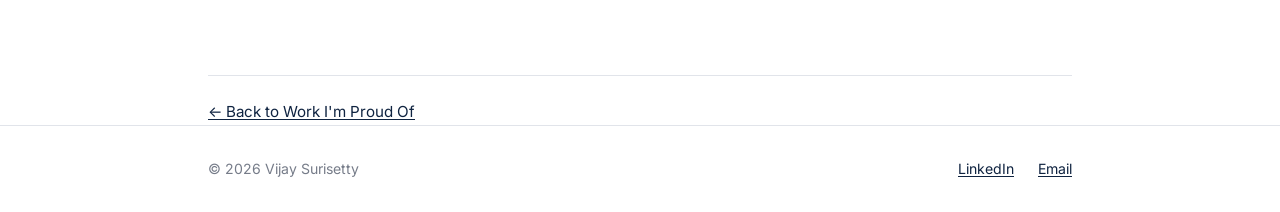
<file: work/executive-diagnostics.html>
<!DOCTYPE html>
<html lang="en">
<head>
<meta charset="UTF-8">
<meta name="viewport" content="width=device-width, initial-scale=1.0">
<title>Building Executive Diagnostics for Finance & Supply Chain · Vijay Surisetty</title>
<link rel="preconnect" href="https://fonts.googleapis.com">
<link rel="preconnect" href="https://fonts.gstatic.com" crossorigin>
<link href="https://fonts.googleapis.com/css2?family=Lora:ital,wght@0,400;0,500;0,600;1,500&family=Inter:wght@400;500;600&display=swap" rel="stylesheet">
<link rel="stylesheet" href="../css/style.css?v=5">
</head>
<body>

<header class="site-header">
  <div class="wrap">
    <a href="../index.html" class="brand">Vijay <span class="accent">Surisetty</span></a>
    <button class="nav-toggle" aria-label="Toggle navigation" aria-expanded="false">Menu</button>
    <ul class="nav-links">
      <li><a href="../index.html">Home</a></li>
      <li><a href="../index.html#journey">My Journey</a></li>
      <li><a href="../index.html#work">Work I'm Proud Of</a></li>
      <li><a href="../index.html#thoughts">Thoughts</a></li>
      <li><a href="../index.html#subscribe">Subscribe</a></li>
    </ul>
  </div>
</header>

<main>
  <div class="wrap">
    <div class="article-head measure">
      <p class="ctx">03 · Celonis</p>
      <h1>Building Executive Diagnostics for Finance &amp; Supply Chain</h1>
    </div>

    <article class="body measure">
      <h2>The executive problem</h2>
      <p>At Celonis, I worked in the ecosystem / Partner Acceleration team as a Senior Solution Manager. One recurring problem kept surfacing with senior Finance and Supply Chain personas: a CFO or CSCO cannot realistically drill through dozens of dashboards and tabs to understand what's happening across a function. They need a high-level answer to a small set of questions:</p>
      <ul>
        <li>What is happening?</li>
        <li>How are we performing?</li>
        <li>Where are we deviating from expectations?</li>
        <li>What is the impact?</li>
        <li>Where should we act?</li>
      </ul>

      <h2>What we built</h2>
      <p>I led work around two diagnostic concepts:</p>
      <p><strong>Supply Chain Diagnostic</strong>: covering procurement, inventory, order management and related operational KPIs.</p>
      <p><strong>Finance Diagnostic</strong>: covering Accounts Payable, Accounts Receivable, working capital and related financial KPIs.</p>
      <p>Both were built to let senior executives see what's happening in the function, how performance compares against internal or external benchmarks, where performance falls below expectations, what's driving the deviation, the potential impact or loss, and the potential value that could be realised by acting.</p>

      <h2>How it created value</h2>
      <p>The diagnostics were used with multiple partners and helped build the value case for deeper transformation engagements. The pattern held consistently: <strong>Executive problem → Diagnostic → Benchmark → Deviation → Quantified impact → Value case → Deeper engagement.</strong></p>

      <blockquote>The technology is not the story. The business problem and the value opportunity are the story.</blockquote>

      <h2>What I learned</h2>
      <p>The biggest lesson was that Process Intelligence becomes significantly more powerful once it's translated into an executive decision-making language. Building the diagnostic was a technical exercise; making it change how a CFO or CSCO thinks about their function was the actual point.</p>
    </article>

    <p class="back-link"><a href="../index.html#work">← Back to Work I'm Proud Of</a></p>
  </div>
</main>

<footer class="site-footer">
  <div class="wrap">
    <span>© <span id="year"></span> Vijay Surisetty</span>
    <div class="footer-links">
      <a href="https://www.linkedin.com/in/surisettyvijay/">LinkedIn</a>
      <a href="mailto:vijay.surisetty.iitkgp@gmail.com">Email</a>
    </div>
  </div>
</footer>

<script src="../js/main.js?v=5"></script>
<script>document.getElementById("year").textContent = new Date().getFullYear();</script>
</body>
</html>
</file>
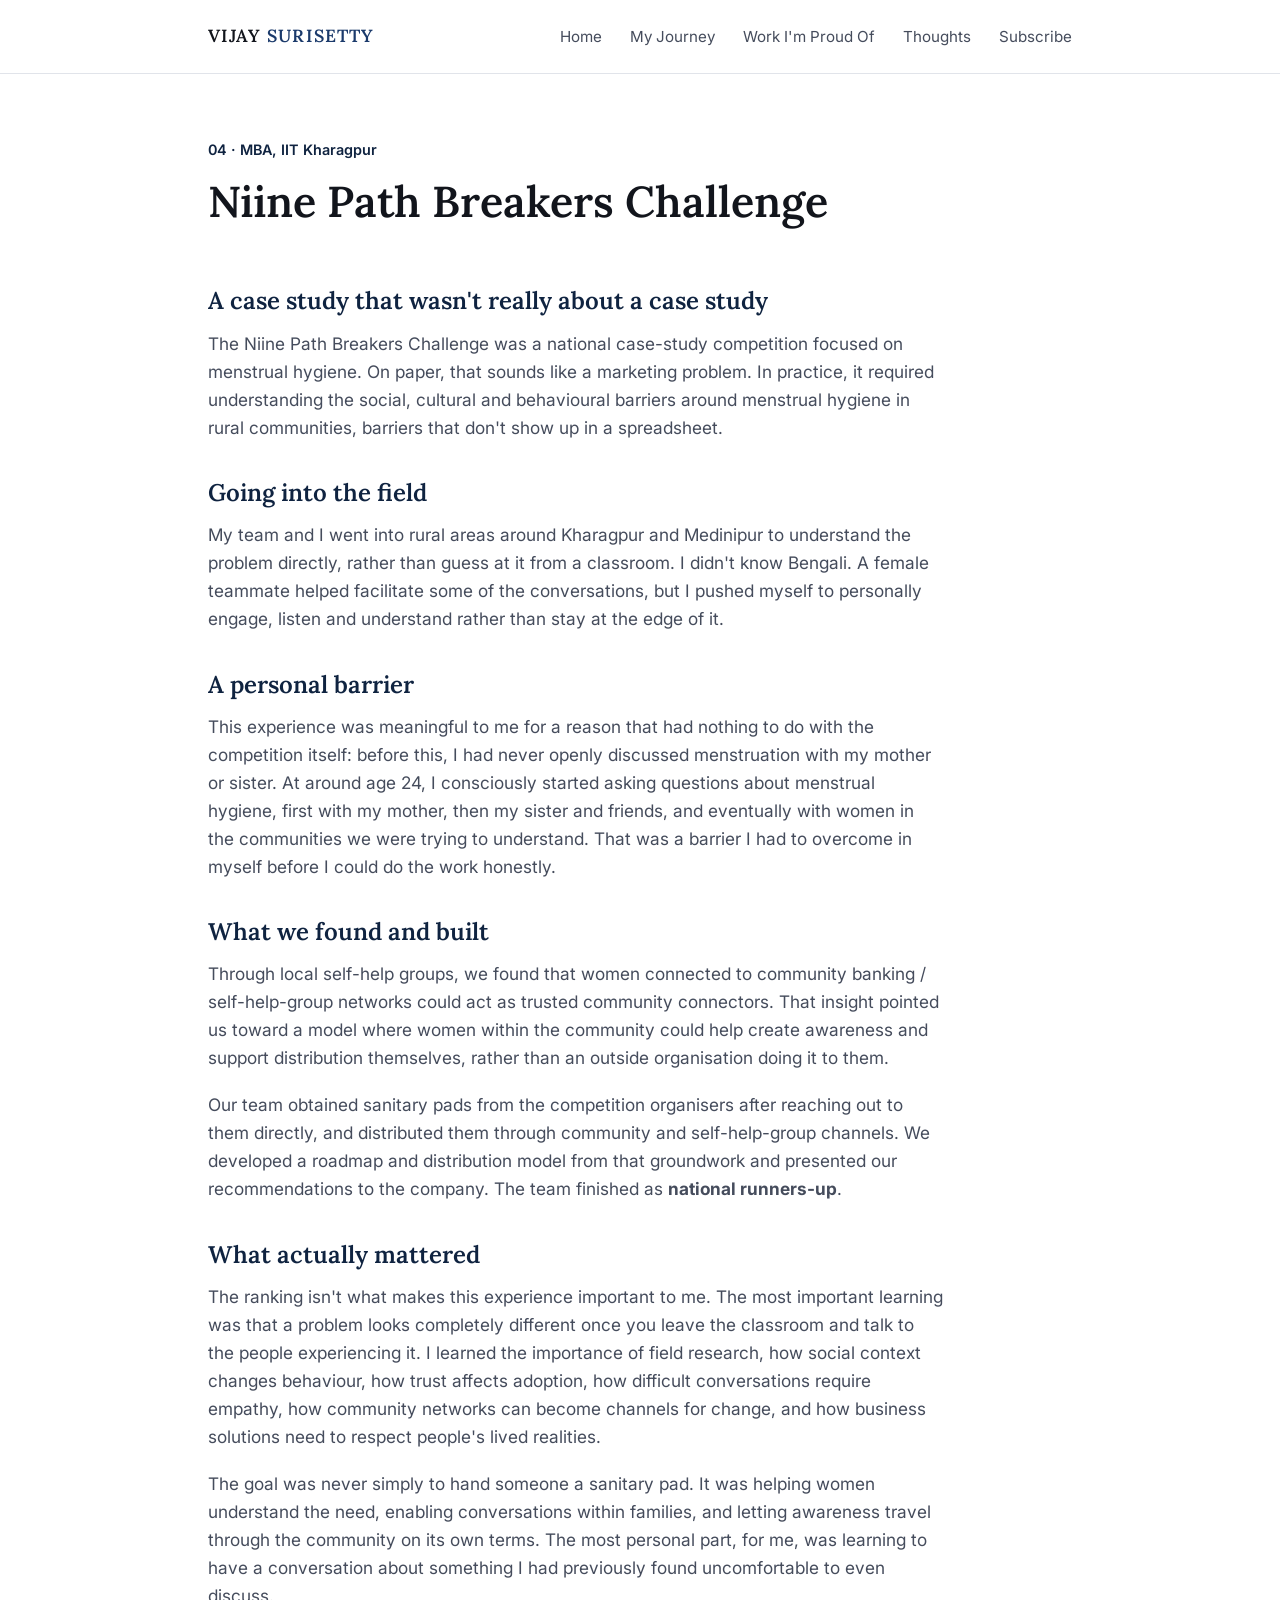
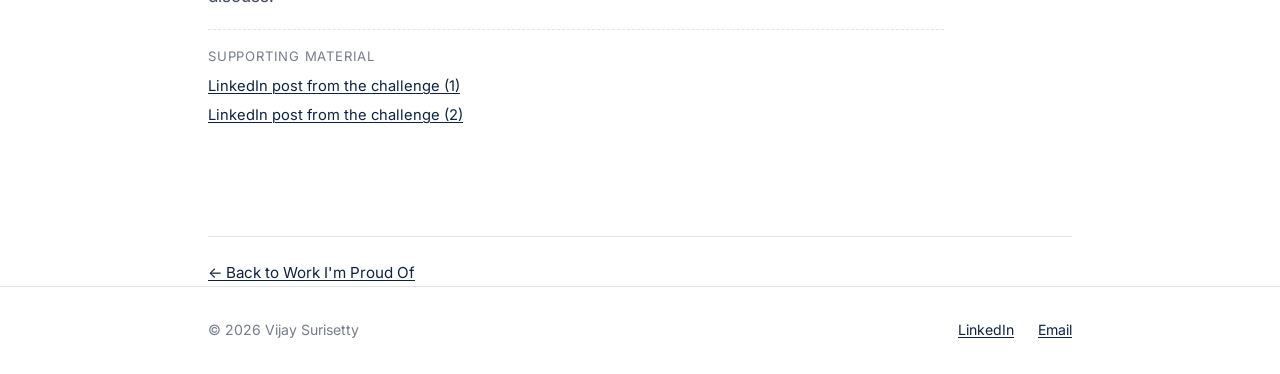
<file: work/niine-path-breakers.html>
<!DOCTYPE html>
<html lang="en">
<head>
<meta charset="UTF-8">
<meta name="viewport" content="width=device-width, initial-scale=1.0">
<title>Niine Path Breakers Challenge · Vijay Surisetty</title>
<link rel="preconnect" href="https://fonts.googleapis.com">
<link rel="preconnect" href="https://fonts.gstatic.com" crossorigin>
<link href="https://fonts.googleapis.com/css2?family=Lora:ital,wght@0,400;0,500;0,600;1,500&family=Inter:wght@400;500;600&display=swap" rel="stylesheet">
<link rel="stylesheet" href="../css/style.css?v=5">
</head>
<body>

<header class="site-header">
  <div class="wrap">
    <a href="../index.html" class="brand">Vijay <span class="accent">Surisetty</span></a>
    <button class="nav-toggle" aria-label="Toggle navigation" aria-expanded="false">Menu</button>
    <ul class="nav-links">
      <li><a href="../index.html">Home</a></li>
      <li><a href="../index.html#journey">My Journey</a></li>
      <li><a href="../index.html#work">Work I'm Proud Of</a></li>
      <li><a href="../index.html#thoughts">Thoughts</a></li>
      <li><a href="../index.html#subscribe">Subscribe</a></li>
    </ul>
  </div>
</header>

<main>
  <div class="wrap">
    <div class="article-head measure">
      <p class="ctx">04 · MBA, IIT Kharagpur</p>
      <h1>Niine Path Breakers Challenge</h1>
    </div>

    <article class="body measure">
      <h2>A case study that wasn't really about a case study</h2>
      <p>The Niine Path Breakers Challenge was a national case-study competition focused on menstrual hygiene. On paper, that sounds like a marketing problem. In practice, it required understanding the social, cultural and behavioural barriers around menstrual hygiene in rural communities, barriers that don't show up in a spreadsheet.</p>

      <h2>Going into the field</h2>
      <p>My team and I went into rural areas around Kharagpur and Medinipur to understand the problem directly, rather than guess at it from a classroom. I didn't know Bengali. A female teammate helped facilitate some of the conversations, but I pushed myself to personally engage, listen and understand rather than stay at the edge of it.</p>

      <h2>A personal barrier</h2>
      <p>This experience was meaningful to me for a reason that had nothing to do with the competition itself: before this, I had never openly discussed menstruation with my mother or sister. At around age 24, I consciously started asking questions about menstrual hygiene, first with my mother, then my sister and friends, and eventually with women in the communities we were trying to understand. That was a barrier I had to overcome in myself before I could do the work honestly.</p>

      <h2>What we found and built</h2>
      <p>Through local self-help groups, we found that women connected to community banking / self-help-group networks could act as trusted community connectors. That insight pointed us toward a model where women within the community could help create awareness and support distribution themselves, rather than an outside organisation doing it to them.</p>
      <p>Our team obtained sanitary pads from the competition organisers after reaching out to them directly, and distributed them through community and self-help-group channels. We developed a roadmap and distribution model from that groundwork and presented our recommendations to the company. The team finished as <strong>national runners-up</strong>.</p>

      <h2>What actually mattered</h2>
      <p>The ranking isn't what makes this experience important to me. The most important learning was that a problem looks completely different once you leave the classroom and talk to the people experiencing it. I learned the importance of field research, how social context changes behaviour, how trust affects adoption, how difficult conversations require empathy, how community networks can become channels for change, and how business solutions need to respect people's lived realities.</p>
      <p>The goal was never simply to hand someone a sanitary pad. It was helping women understand the need, enabling conversations within families, and letting awareness travel through the community on its own terms. The most personal part, for me, was learning to have a conversation about something I had previously found uncomfortable to even discuss.</p>

      <div class="media-links">
        <p class="media-label">Supporting material</p>
        <a href="https://www.linkedin.com/posts/surisettyvijay_niine-letstalkperiods-activity-6502641754402025472-dBto">LinkedIn post from the challenge (1)</a>
        <a href="https://www.linkedin.com/posts/surisettyvijay_niinemovement-letstalkperiods-letstalkperiods-activity-6501302186960576512-cPWl">LinkedIn post from the challenge (2)</a>
      </div>
    </article>

    <p class="back-link"><a href="../index.html#work">← Back to Work I'm Proud Of</a></p>
  </div>
</main>

<footer class="site-footer">
  <div class="wrap">
    <span>© <span id="year"></span> Vijay Surisetty</span>
    <div class="footer-links">
      <a href="https://www.linkedin.com/in/surisettyvijay/">LinkedIn</a>
      <a href="mailto:vijay.surisetty.iitkgp@gmail.com">Email</a>
    </div>
  </div>
</footer>

<script src="../js/main.js?v=5"></script>
<script>document.getElementById("year").textContent = new Date().getFullYear();</script>
</body>
</html>
</file>
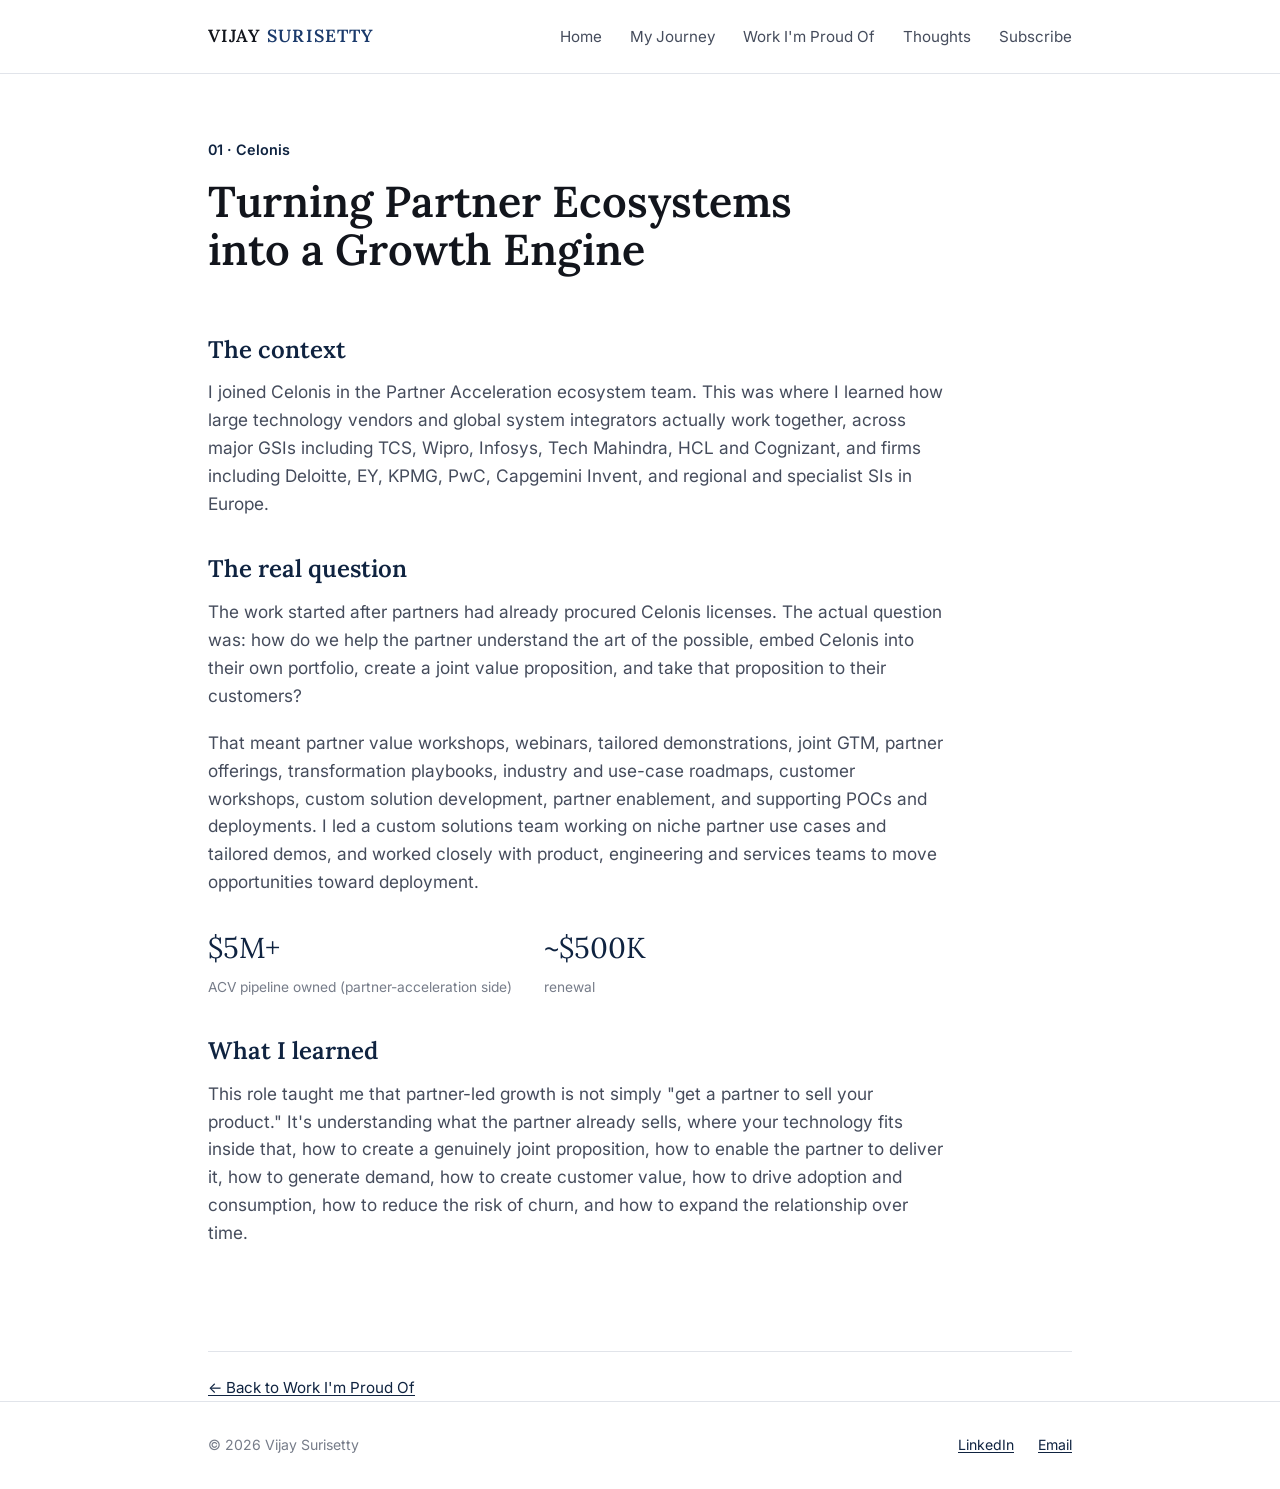
<file: work/partner-ecosystems.html>
<!DOCTYPE html>
<html lang="en">
<head>
<meta charset="UTF-8">
<meta name="viewport" content="width=device-width, initial-scale=1.0">
<title>Turning Partner Ecosystems into a Growth Engine · Vijay Surisetty</title>
<link rel="preconnect" href="https://fonts.googleapis.com">
<link rel="preconnect" href="https://fonts.gstatic.com" crossorigin>
<link href="https://fonts.googleapis.com/css2?family=Lora:ital,wght@0,400;0,500;0,600;1,500&family=Inter:wght@400;500;600&display=swap" rel="stylesheet">
<link rel="stylesheet" href="../css/style.css?v=5">
</head>
<body>

<header class="site-header">
  <div class="wrap">
    <a href="../index.html" class="brand">Vijay <span class="accent">Surisetty</span></a>
    <button class="nav-toggle" aria-label="Toggle navigation" aria-expanded="false">Menu</button>
    <ul class="nav-links">
      <li><a href="../index.html">Home</a></li>
      <li><a href="../index.html#journey">My Journey</a></li>
      <li><a href="../index.html#work">Work I'm Proud Of</a></li>
      <li><a href="../index.html#thoughts">Thoughts</a></li>
      <li><a href="../index.html#subscribe">Subscribe</a></li>
    </ul>
  </div>
</header>

<main>
  <div class="wrap">
    <div class="article-head measure">
      <p class="ctx">01 · Celonis</p>
      <h1>Turning Partner Ecosystems into a Growth Engine</h1>
    </div>

    <article class="body measure">
      <h2>The context</h2>
      <p>I joined Celonis in the Partner Acceleration ecosystem team. This was where I learned how large technology vendors and global system integrators actually work together, across major GSIs including TCS, Wipro, Infosys, Tech Mahindra, HCL and Cognizant, and firms including Deloitte, EY, KPMG, PwC, Capgemini Invent, and regional and specialist SIs in Europe.</p>

      <h2>The real question</h2>
      <p>The work started after partners had already procured Celonis licenses. The actual question was: how do we help the partner understand the art of the possible, embed Celonis into their own portfolio, create a joint value proposition, and take that proposition to their customers?</p>
      <p>That meant partner value workshops, webinars, tailored demonstrations, joint GTM, partner offerings, transformation playbooks, industry and use-case roadmaps, customer workshops, custom solution development, partner enablement, and supporting POCs and deployments. I led a custom solutions team working on niche partner use cases and tailored demos, and worked closely with product, engineering and services teams to move opportunities toward deployment.</p>

      <div class="stat-row">
        <div class="stat"><span class="n">$5M+</span><span class="l">ACV pipeline owned (partner-acceleration side)</span></div>
        <div class="stat"><span class="n">~$500K</span><span class="l">renewal</span></div>
      </div>

      <h2>What I learned</h2>
      <p>This role taught me that partner-led growth is not simply "get a partner to sell your product." It's understanding what the partner already sells, where your technology fits inside that, how to create a genuinely joint proposition, how to enable the partner to deliver it, how to generate demand, how to create customer value, how to drive adoption and consumption, how to reduce the risk of churn, and how to expand the relationship over time.</p>
    </article>

    <p class="back-link"><a href="../index.html#work">← Back to Work I'm Proud Of</a></p>
  </div>
</main>

<footer class="site-footer">
  <div class="wrap">
    <span>© <span id="year"></span> Vijay Surisetty</span>
    <div class="footer-links">
      <a href="https://www.linkedin.com/in/surisettyvijay/">LinkedIn</a>
      <a href="mailto:vijay.surisetty.iitkgp@gmail.com">Email</a>
    </div>
  </div>
</footer>

<script src="../js/main.js?v=5"></script>
<script>document.getElementById("year").textContent = new Date().getFullYear();</script>
</body>
</html>
</file>
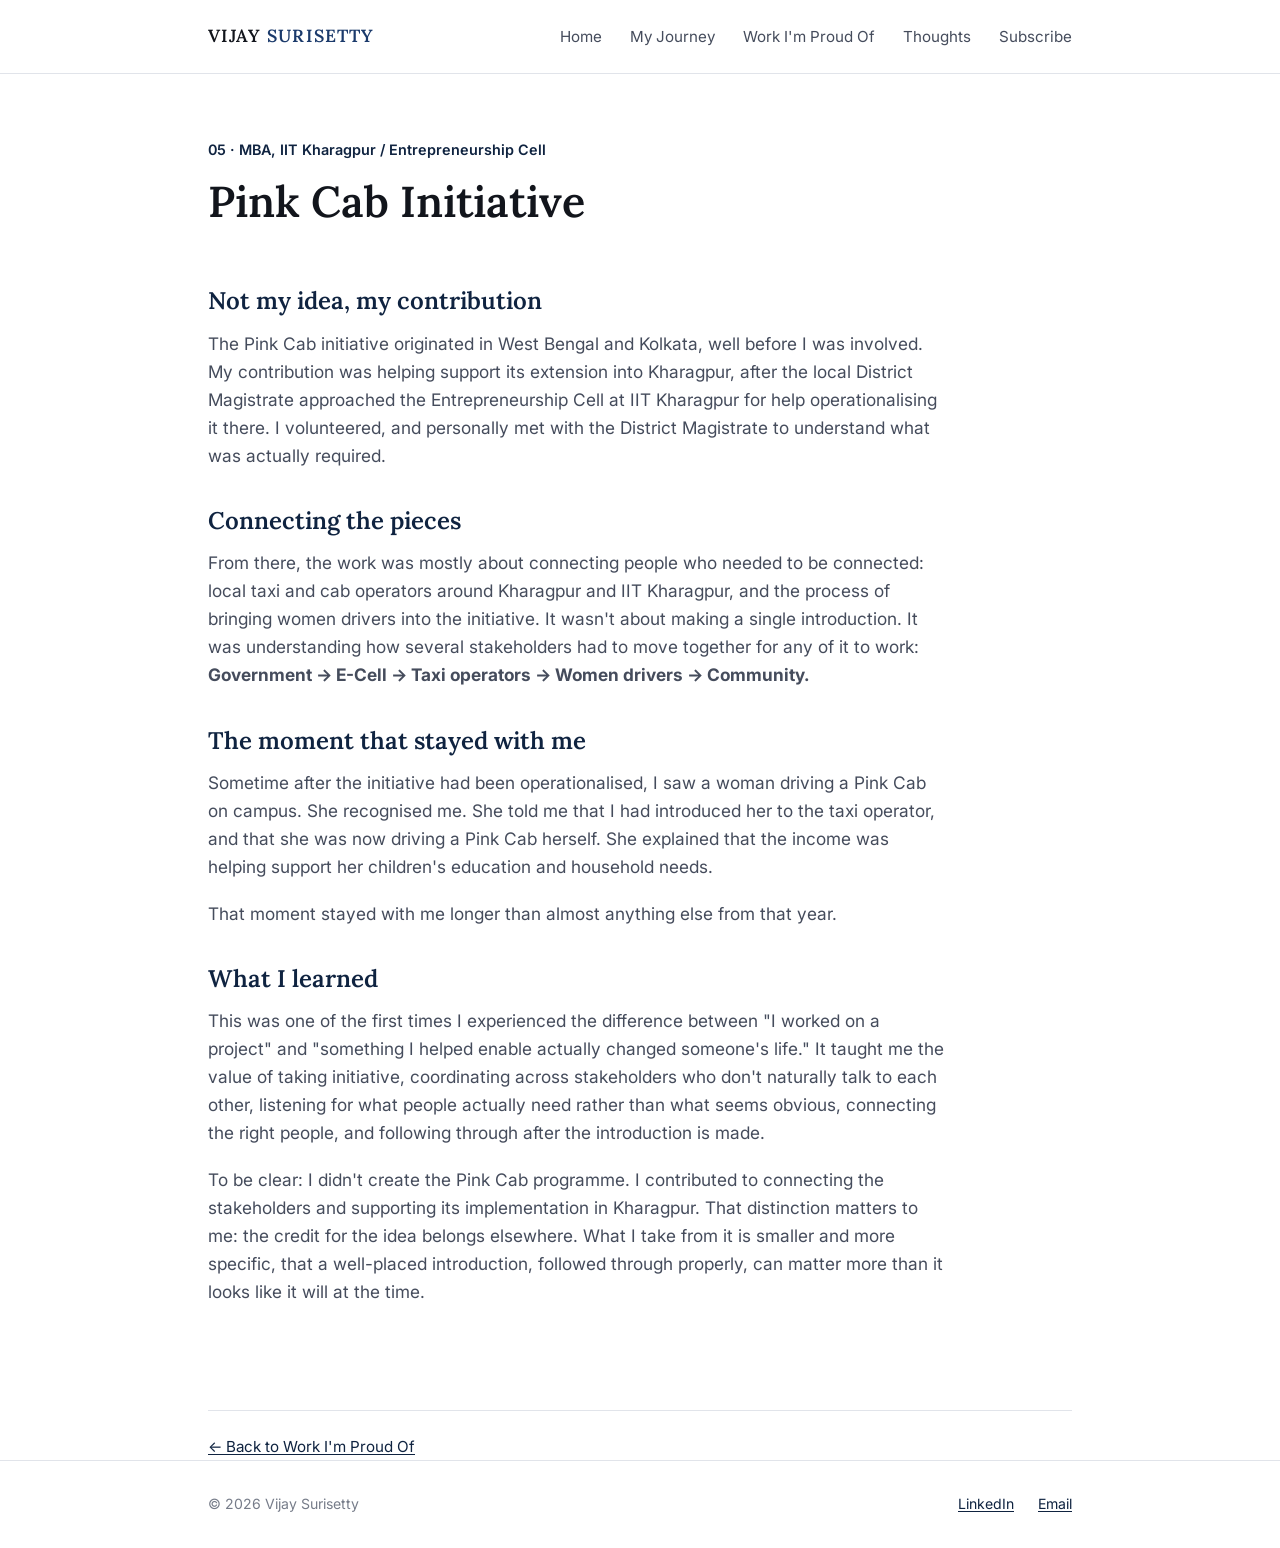
<file: work/pink-cab-initiative.html>
<!DOCTYPE html>
<html lang="en">
<head>
<meta charset="UTF-8">
<meta name="viewport" content="width=device-width, initial-scale=1.0">
<title>Pink Cab Initiative · Vijay Surisetty</title>
<link rel="preconnect" href="https://fonts.googleapis.com">
<link rel="preconnect" href="https://fonts.gstatic.com" crossorigin>
<link href="https://fonts.googleapis.com/css2?family=Lora:ital,wght@0,400;0,500;0,600;1,500&family=Inter:wght@400;500;600&display=swap" rel="stylesheet">
<link rel="stylesheet" href="../css/style.css?v=5">
</head>
<body>

<header class="site-header">
  <div class="wrap">
    <a href="../index.html" class="brand">Vijay <span class="accent">Surisetty</span></a>
    <button class="nav-toggle" aria-label="Toggle navigation" aria-expanded="false">Menu</button>
    <ul class="nav-links">
      <li><a href="../index.html">Home</a></li>
      <li><a href="../index.html#journey">My Journey</a></li>
      <li><a href="../index.html#work">Work I'm Proud Of</a></li>
      <li><a href="../index.html#thoughts">Thoughts</a></li>
      <li><a href="../index.html#subscribe">Subscribe</a></li>
    </ul>
  </div>
</header>

<main>
  <div class="wrap">
    <div class="article-head measure">
      <p class="ctx">05 · MBA, IIT Kharagpur / Entrepreneurship Cell</p>
      <h1>Pink Cab Initiative</h1>
    </div>

    <article class="body measure">
      <h2>Not my idea, my contribution</h2>
      <p>The Pink Cab initiative originated in West Bengal and Kolkata, well before I was involved. My contribution was helping support its extension into Kharagpur, after the local District Magistrate approached the Entrepreneurship Cell at IIT Kharagpur for help operationalising it there. I volunteered, and personally met with the District Magistrate to understand what was actually required.</p>

      <h2>Connecting the pieces</h2>
      <p>From there, the work was mostly about connecting people who needed to be connected: local taxi and cab operators around Kharagpur and IIT Kharagpur, and the process of bringing women drivers into the initiative. It wasn't about making a single introduction. It was understanding how several stakeholders had to move together for any of it to work: <strong>Government → E-Cell → Taxi operators → Women drivers → Community.</strong></p>

      <h2>The moment that stayed with me</h2>
      <p>Sometime after the initiative had been operationalised, I saw a woman driving a Pink Cab on campus. She recognised me. She told me that I had introduced her to the taxi operator, and that she was now driving a Pink Cab herself. She explained that the income was helping support her children's education and household needs.</p>
      <p>That moment stayed with me longer than almost anything else from that year.</p>

      <h2>What I learned</h2>
      <p>This was one of the first times I experienced the difference between "I worked on a project" and "something I helped enable actually changed someone's life." It taught me the value of taking initiative, coordinating across stakeholders who don't naturally talk to each other, listening for what people actually need rather than what seems obvious, connecting the right people, and following through after the introduction is made.</p>
      <p>To be clear: I didn't create the Pink Cab programme. I contributed to connecting the stakeholders and supporting its implementation in Kharagpur. That distinction matters to me: the credit for the idea belongs elsewhere. What I take from it is smaller and more specific, that a well-placed introduction, followed through properly, can matter more than it looks like it will at the time.</p>
    </article>

    <p class="back-link"><a href="../index.html#work">← Back to Work I'm Proud Of</a></p>
  </div>
</main>

<footer class="site-footer">
  <div class="wrap">
    <span>© <span id="year"></span> Vijay Surisetty</span>
    <div class="footer-links">
      <a href="https://www.linkedin.com/in/surisettyvijay/">LinkedIn</a>
      <a href="mailto:vijay.surisetty.iitkgp@gmail.com">Email</a>
    </div>
  </div>
</footer>

<script src="../js/main.js?v=5"></script>
<script>document.getElementById("year").textContent = new Date().getFullYear();</script>
</body>
</html>
</file>
<file: css/style.css>
/* ============================================
   Design tokens
   ============================================ */
:root {
  --paper: #FFFFFF;
  --paper-tint: #EDF1F8;
  --paper-raised: #F6F7F9;
  --ink: #12151C;
  --ink-soft: #454C5C;
  --muted: #767C89;
  --line: #E1E4EA;
  --navy: #1B3A6B;
  --navy-deep: #0F2340;
  --navy-tint: #547199;

  --serif: "Lora", Georgia, "Times New Roman", serif;
  --sans: "Inter", -apple-system, BlinkMacSystemFont, "Segoe UI", sans-serif;

  --measure: 46rem;
  --gutter: clamp(1.25rem, 4vw, 3rem);
}

* { box-sizing: border-box; }
html { scroll-behavior: smooth; }

@media (prefers-reduced-motion: reduce) {
  html { scroll-behavior: auto; }
  * { animation-duration: 0.01ms !important; transition-duration: 0.01ms !important; }
}

body {
  margin: 0;
  background: var(--paper);
  color: var(--ink);
  font-family: var(--sans);
  font-size: 1.05rem;
  line-height: 1.62;
  -webkit-font-smoothing: antialiased;
}

a { color: var(--navy-deep); text-decoration-thickness: 1px; text-underline-offset: 2px; }
a:hover { color: var(--navy); }
a:focus-visible, button:focus-visible { outline: 2px solid var(--navy); outline-offset: 3px; }
img { max-width: 100%; display: block; }

h1, h2, h3 {
  font-family: var(--serif);
  color: var(--ink);
  line-height: 1.12;
  margin: 0;
  font-weight: 600;
}

p { margin: 0 0 1.1em; }
p:last-child { margin-bottom: 0; }

.wrap { max-width: 60rem; margin: 0 auto; padding: 0 var(--gutter); }
.measure { max-width: var(--measure); }

/* ============================================
   Header / nav
   ============================================ */
.site-header {
  padding: 1.4rem 0; border-bottom: 1px solid var(--line);
  position: sticky; top: 0; z-index: 20; background: var(--paper);
}
.site-header .wrap { display: flex; align-items: center; justify-content: space-between; gap: 1rem; }

.brand {
  font-family: var(--serif); font-size: 1.1rem; font-weight: 600; color: var(--ink); text-decoration: none;
  text-transform: uppercase; letter-spacing: 0.06em;
}
.brand .accent { color: var(--navy); }

.nav-links { display: flex; gap: 1.75rem; list-style: none; margin: 0; padding: 0; }
.nav-links a { color: var(--ink-soft); text-decoration: none; font-size: 0.95rem; }
.nav-links a:hover { color: var(--navy-deep); }

.nav-toggle {
  display: none; background: none; border: 1px solid var(--line); border-radius: 4px;
  padding: 0.4rem 0.6rem; font-size: 0.9rem; font-family: var(--sans); color: var(--ink);
}

@media (max-width: 680px) {
  .nav-toggle { display: inline-block; }
  .nav-links {
    position: absolute; top: 100%; left: 0; right: 0; background: var(--paper-raised);
    border-bottom: 1px solid var(--line); flex-direction: column; gap: 0; padding: 0.5rem 0; display: none;
  }
  .nav-links.open { display: flex; }
  .nav-links li { padding: 0.6rem var(--gutter); border-top: 1px solid var(--line); }
  .nav-links li:first-child { border-top: none; }
  .site-header { position: relative; }
}

/* ============================================
   Hero
   ============================================ */
.hero {
  padding: clamp(3.5rem, 9vw, 6rem) 0 clamp(3rem, 7vw, 4.5rem);
  text-align: center;
  background: var(--paper-tint);
}
.hero-kicker {
  display: inline-block; padding: 0.35rem 0.9rem; border: 1px solid var(--line); border-radius: 999px;
  font-size: 0.82rem; letter-spacing: 0.04em; color: var(--navy-deep); background: var(--paper);
  margin-bottom: 1.6rem;
}
.hero-name {
  font-size: clamp(2.6rem, 6.5vw, 4.2rem); text-transform: uppercase; letter-spacing: 0.01em;
}
.hero-position {
  margin-top: 0.7rem; font-size: 1.05rem; letter-spacing: 0.02em; color: var(--navy-deep); font-weight: 600;
}
.hero-lede { margin: 1.5rem auto 0; font-size: 1.18rem; color: var(--ink-soft); max-width: 54ch; }

.about-copy {
  margin: 1.75rem auto 0; max-width: 54rem; text-align: left; font-size: 1.05rem; color: var(--ink-soft);
}
.about-copy p { margin-bottom: 0.9em; }

/* ============================================
   Logo ribbon (floats above the footer)
   ============================================ */
.logo-ribbon-section { background: var(--paper-tint); padding: clamp(2rem, 5vw, 3rem) 0 0; border-top: 1px solid var(--line); }
.logo-ribbon {
  overflow: hidden; padding: 1.5rem 0 2.5rem;
  mask-image: linear-gradient(to right, transparent, #000 6%, #000 94%, transparent);
  -webkit-mask-image: linear-gradient(to right, transparent, #000 6%, #000 94%, transparent);
}
.logo-ribbon-track {
  display: flex; align-items: center; gap: 2.5rem; width: max-content;
  animation: logo-ribbon-scroll 28s linear infinite;
}
.logo-ribbon:hover .logo-ribbon-track { animation-play-state: paused; }
@keyframes logo-ribbon-scroll {
  from { transform: translateX(0); }
  to { transform: translateX(-50%); }
}

/* ============================================
   Section rhythm
   ============================================ */
section { padding: clamp(2.5rem, 6vw, 4.5rem) 0; scroll-margin-top: 5rem; }
section + section { border-top: 1px solid var(--line); }
.section-tint { background: var(--paper-tint); }

.section-head { margin-bottom: 2.2rem; text-align: center; }
.section-head h2 { font-size: clamp(1.6rem, 3vw, 2.1rem); }
.section-head .sub {
  margin: 0.6rem auto 0; color: var(--ink-soft); font-size: 1.05rem; max-width: 48rem;
}
.section-head .tagline { margin: 0.6rem auto 0; color: var(--muted); font-size: 1rem; max-width: 46rem; }

.work-list, .work-mba { text-align: left; }

/* ============================================
   Journey — horizontal pathway
   ============================================ */
.journey-track {
  display: flex; gap: 1.25rem; overflow-x: auto; padding: 0.5rem 0 1.5rem; scroll-snap-type: x proximity;
}
.journey-track::-webkit-scrollbar { height: 6px; }
.journey-track::-webkit-scrollbar-thumb { background: var(--line); border-radius: 3px; }

.milestone {
  flex: 0 0 13rem; scroll-snap-align: start; padding: 1.4rem;
  background: #fff; border: 1px solid var(--line); border-radius: 8px; text-align: left;
}

.logo-tile {
  display: flex; align-items: center; justify-content: center;
  width: 6.5rem; height: 3.75rem; background: #fff; border: 1px solid var(--line);
  border-radius: 6px; padding: 0.4rem; flex-shrink: 0;
}
.logo-tile img { max-width: 100%; max-height: 100%; object-fit: contain; }

.logo-chip { display: flex; align-items: center; gap: 0.85rem; }
.logo-chip .name { font-size: 0.92rem; color: var(--ink-soft); }
.milestone .logo-tile { margin-bottom: 1rem; }
.milestone .when { color: var(--navy-deep); font-size: 0.86rem; font-weight: 600; margin-bottom: 0.3rem; }
.milestone .role { color: var(--ink-soft); font-size: 0.94rem; }
.milestone .theme { margin-top: 0.6rem; font-size: 0.82rem; color: var(--navy-deep); font-weight: 600; }

/* ============================================
   Work — overview cards
   ============================================ */
.work-list { display: flex; flex-direction: column; }
.work-row {
  display: grid; grid-template-columns: 3.5rem 1fr; gap: 1.5rem; padding: 2.2rem 0; border-top: 1px solid var(--line);
}
.work-row:first-child { border-top: none; }
.work-row .num { font-family: var(--serif); font-size: 1.8rem; color: var(--line); }
.work-row .ctx { font-size: 0.88rem; color: var(--navy-deep); font-weight: 600; margin-bottom: 0.4rem; }
.work-row h3 { font-size: 1.4rem; margin-bottom: 0.7rem; }
.work-row p { color: var(--ink-soft); max-width: var(--measure); }
.work-row .read-more { display: inline-block; margin-top: 0.8rem; font-size: 0.95rem; }

.work-mba {
  margin-top: 1rem; padding: 2.5rem; background: #fff; border: 1px solid var(--line); border-radius: 4px;
}
.work-mba + .work-mba { margin-top: 1.5rem; }
.work-mba .ctx { font-size: 0.88rem; color: var(--navy-tint); font-weight: 600; margin-bottom: 0.5rem; }
.work-mba h3 { font-size: 1.6rem; margin-bottom: 0.9rem; }
.work-mba p { color: var(--ink-soft); max-width: var(--measure); }
.work-mba .read-more { display: inline-block; margin-top: 1rem; font-size: 0.95rem; font-weight: 600; }
.media-links { margin-top: 1rem; padding-top: 1rem; border-top: 1px dashed var(--line); }
.media-links .media-label { font-size: 0.82rem; color: var(--muted); text-transform: uppercase; letter-spacing: 0.06em; margin-bottom: 0.5rem; }
.media-links a { display: block; font-size: 0.92rem; margin-bottom: 0.3rem; }

/* ============================================
   Case study article
   ============================================ */
.article-head { padding: clamp(2.5rem, 6vw, 4rem) 0 1.5rem; }
.article-head .ctx { font-size: 0.9rem; color: var(--navy-deep); font-weight: 600; margin-bottom: 1rem; }
.article-head h1 { font-size: clamp(2rem, 4.5vw, 2.7rem); max-width: 24ch; }

article.body { padding-bottom: 3.5rem; font-size: 1.08rem; }
article.body h2 { font-family: var(--serif); font-size: 1.5rem; margin: 2.4rem 0 0.9rem; color: var(--navy-deep); }
article.body p { color: var(--ink-soft); }
article.body ul { color: var(--ink-soft); padding-left: 1.3rem; }
article.body li { margin-bottom: 0.4rem; }

article.body blockquote {
  margin: 2rem 0; padding-left: 1.3rem; border-left: 3px solid var(--navy-tint);
  color: var(--ink); font-family: var(--serif); font-size: 1.25rem; font-style: italic;
}

.stat-row { display: flex; gap: 2rem; flex-wrap: wrap; margin: 1.8rem 0; }
.stat { min-width: 8rem; }
.stat .n { font-family: var(--serif); font-size: 1.8rem; color: var(--navy-deep); display: block; }
.stat .l { font-size: 0.86rem; color: var(--muted); }

.back-link { margin-top: 3rem; padding-top: 1.5rem; border-top: 1px solid var(--line); font-size: 0.95rem; }

/* ============================================
   Thoughts / Subscribe
   ============================================ */
.thoughts-empty { color: var(--ink-soft); margin: 0 auto; text-align: center; }
.thoughts-empty .measure { margin: 0 auto 1.2rem; }

.thought-list { text-align: left; max-width: var(--measure); margin: 0 auto; }
.thought-card { padding: 1.6rem 0; border-top: 1px solid var(--line); }
.thought-card:first-child { border-top: none; padding-top: 0; }
.thought-card .date { font-size: 0.86rem; color: var(--muted); margin-bottom: 0.4rem; }
.thought-card h3 { font-size: 1.3rem; margin-bottom: 0.6rem; }
.thought-card p { color: var(--ink-soft); }
.thought-card .read-more { display: inline-block; margin-top: 0.6rem; font-size: 0.95rem; }

.subscribe-form { display: flex; gap: 0.75rem; margin: 1.75rem auto 0; max-width: 28rem; flex-wrap: wrap; justify-content: center; }
.subscribe-form input[type="email"] {
  flex: 1 1 14rem; padding: 0.75rem 1rem; border: 1px solid var(--line); border-radius: 4px;
  font-family: var(--sans); font-size: 1rem; background: #fff; color: var(--ink);
}
.subscribe-form button {
  padding: 0.75rem 1.5rem; border: none; border-radius: 4px; background: var(--ink); color: #fff;
  font-family: var(--sans); font-size: 1rem; cursor: pointer;
}
.subscribe-form button:hover { background: var(--navy-deep); }
.form-note { margin-top: 0.9rem; font-size: 0.88rem; color: var(--muted); text-align: center; }

/* ============================================
   Footer
   ============================================ */
.site-footer { border-top: 1px solid var(--line); padding: 2rem 0; color: var(--muted); font-size: 0.88rem; }
.site-footer .wrap { display: flex; justify-content: space-between; gap: 1rem; flex-wrap: wrap; }
.footer-links { display: flex; gap: 1.5rem; }
</file>
